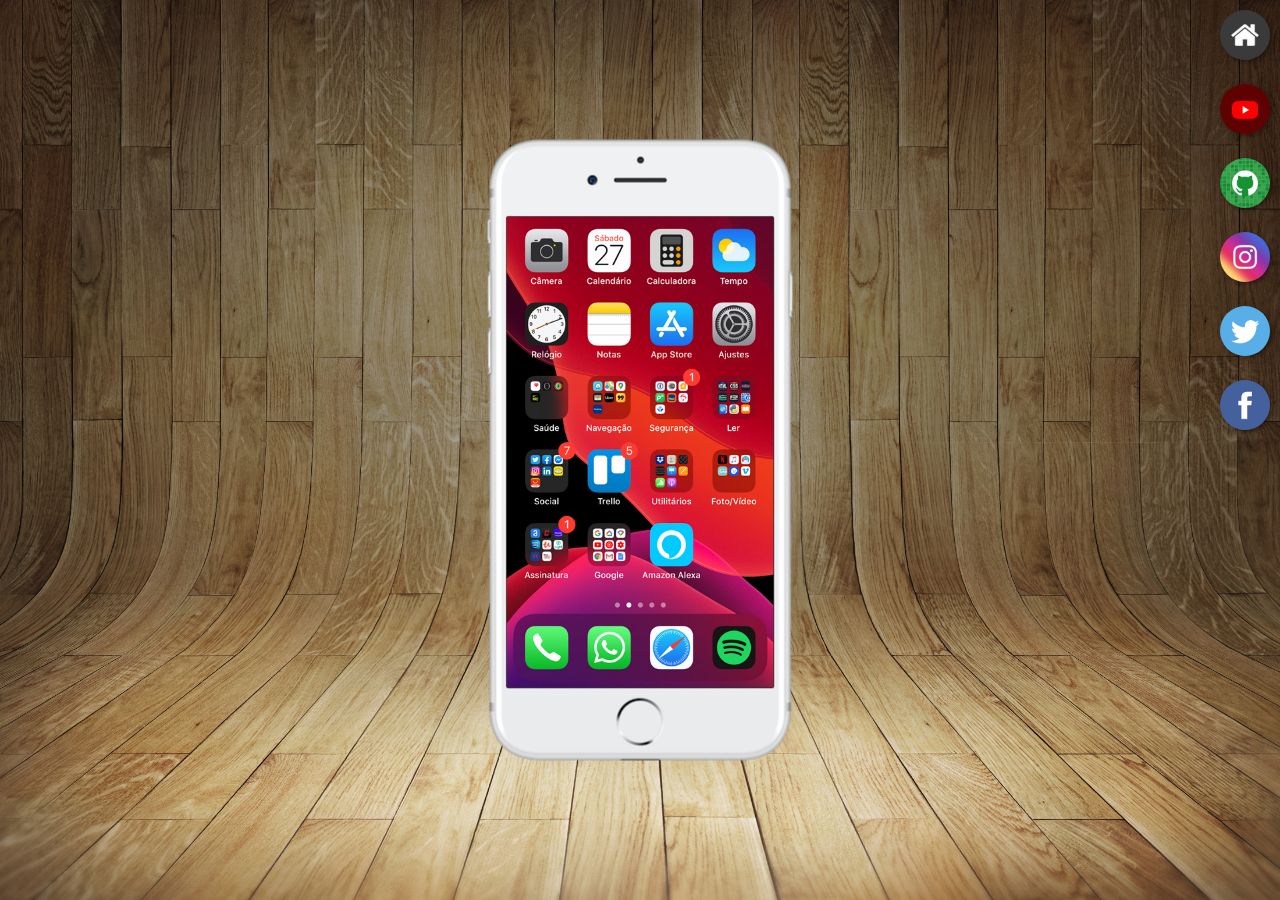
<file: index.html>
<!DOCTYPE html>
<html lang="pt-br">
<head>
    <meta charset="UTF-8">
    <meta http-equiv="X-UA-Compatible" content="IE=edge">
    <meta name="viewport" content="width=device-width, initial-scale=1.0">
    <link rel="shortcut icon" href="favicon.ico" type="image/x-icon">
    <link rel="stylesheet" href="./estilo/style.css">
    <title>Projeto Redes Sociais</title>
</head>
<body>
    <main>
        <section id="telefone">
            <iframe src="home.html" name="tela" id="tela" frameborder="0">
                Seu navegador não é compativel com isso
            </iframe>
        </section>
        <section id="redes-sociais">
            <a href="home.html" target="tela"><img src="./imagens/logo-home.jpg" alt="home"></a><br>   
            <a href="youtube.html" target="tela"><img src="./imagens/logo-youtube.jpg" alt="youtube"></a><br>
            <a href="github.html" target="tela"><img src="./imagens/logo-github.jpg" alt="github"></a><br>
            <a href="instagram.html" target="tela"><img src="./imagens/logo-instagram.jpg" alt="instagram"></a><br>
            <a href="twitter.html" target="tela"><img src="./imagens/logo-twitter.jpg" alt="twitter"></a><br>
            <a href="facebook.html" target="tela"><img src="./imagens/logo-facebook.jpg" alt="facebook"></a>
        </section>
    </main>
</body>
</html>
</file>
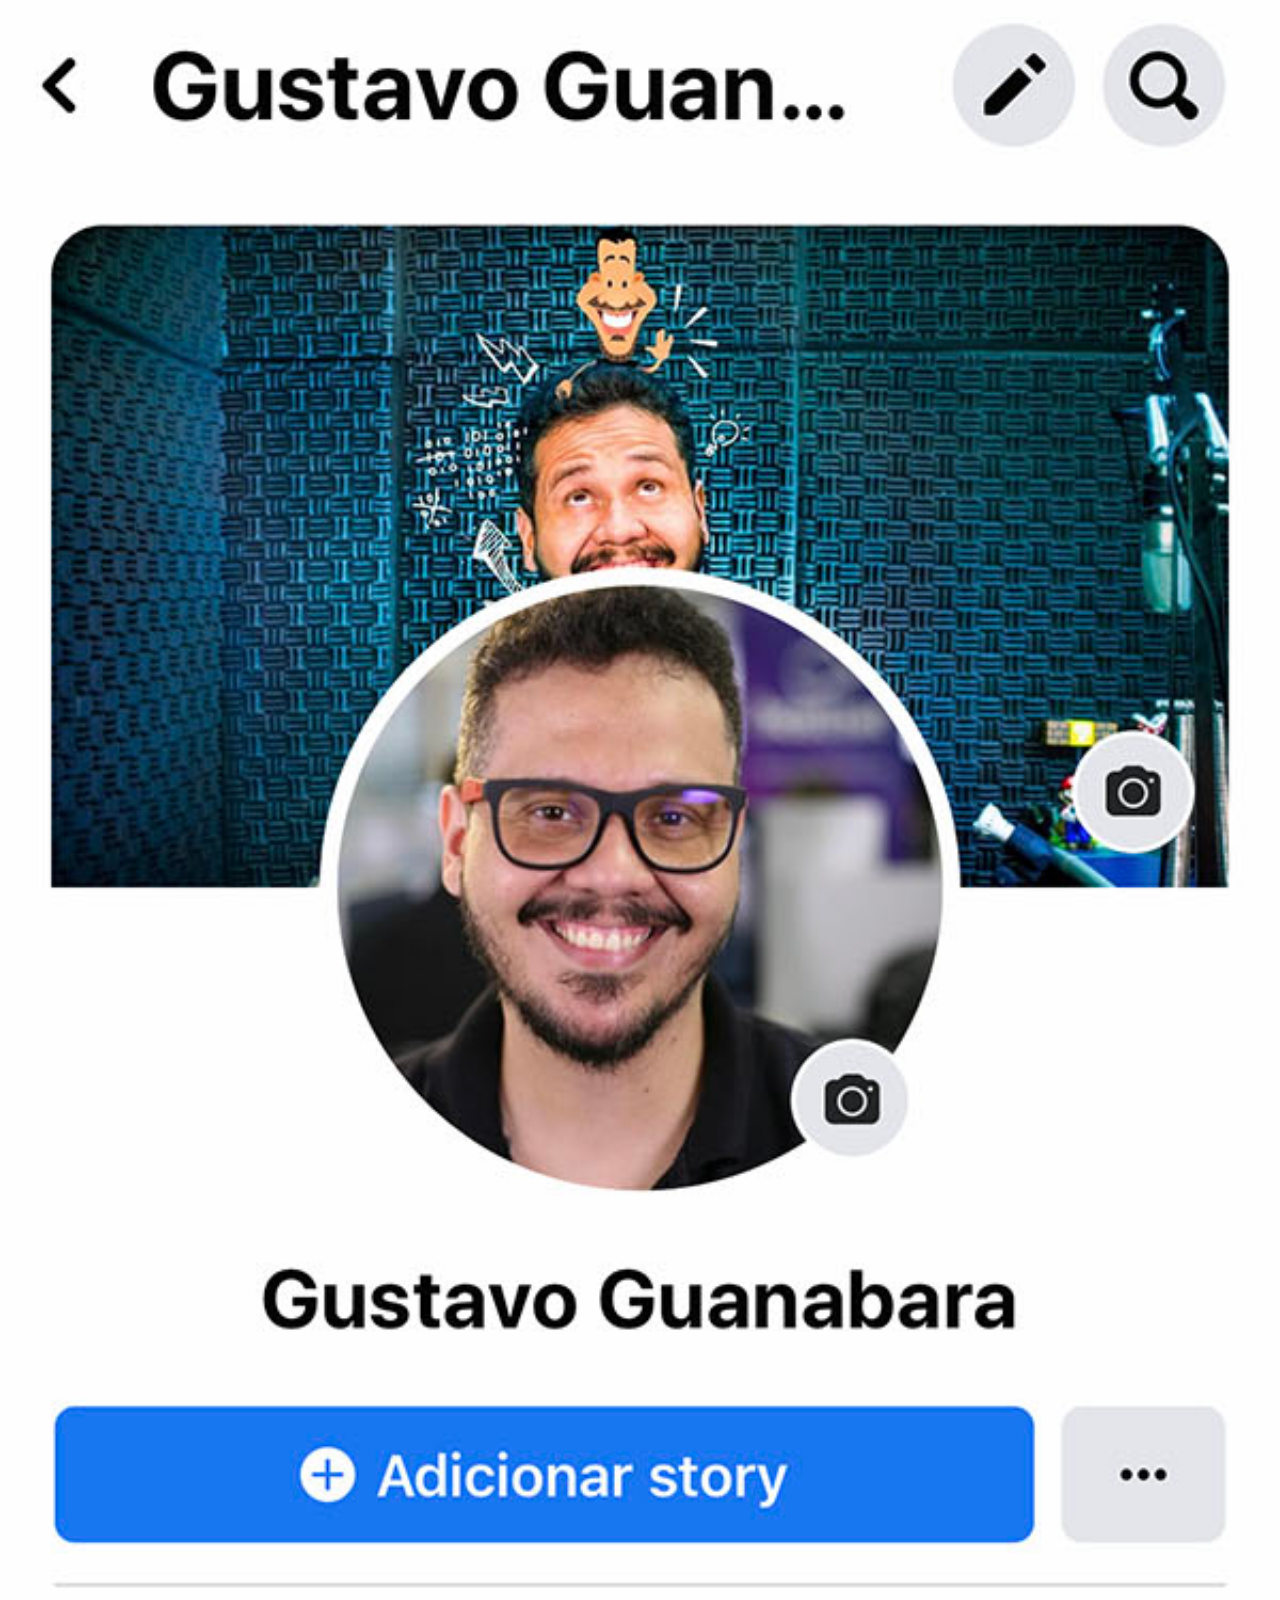
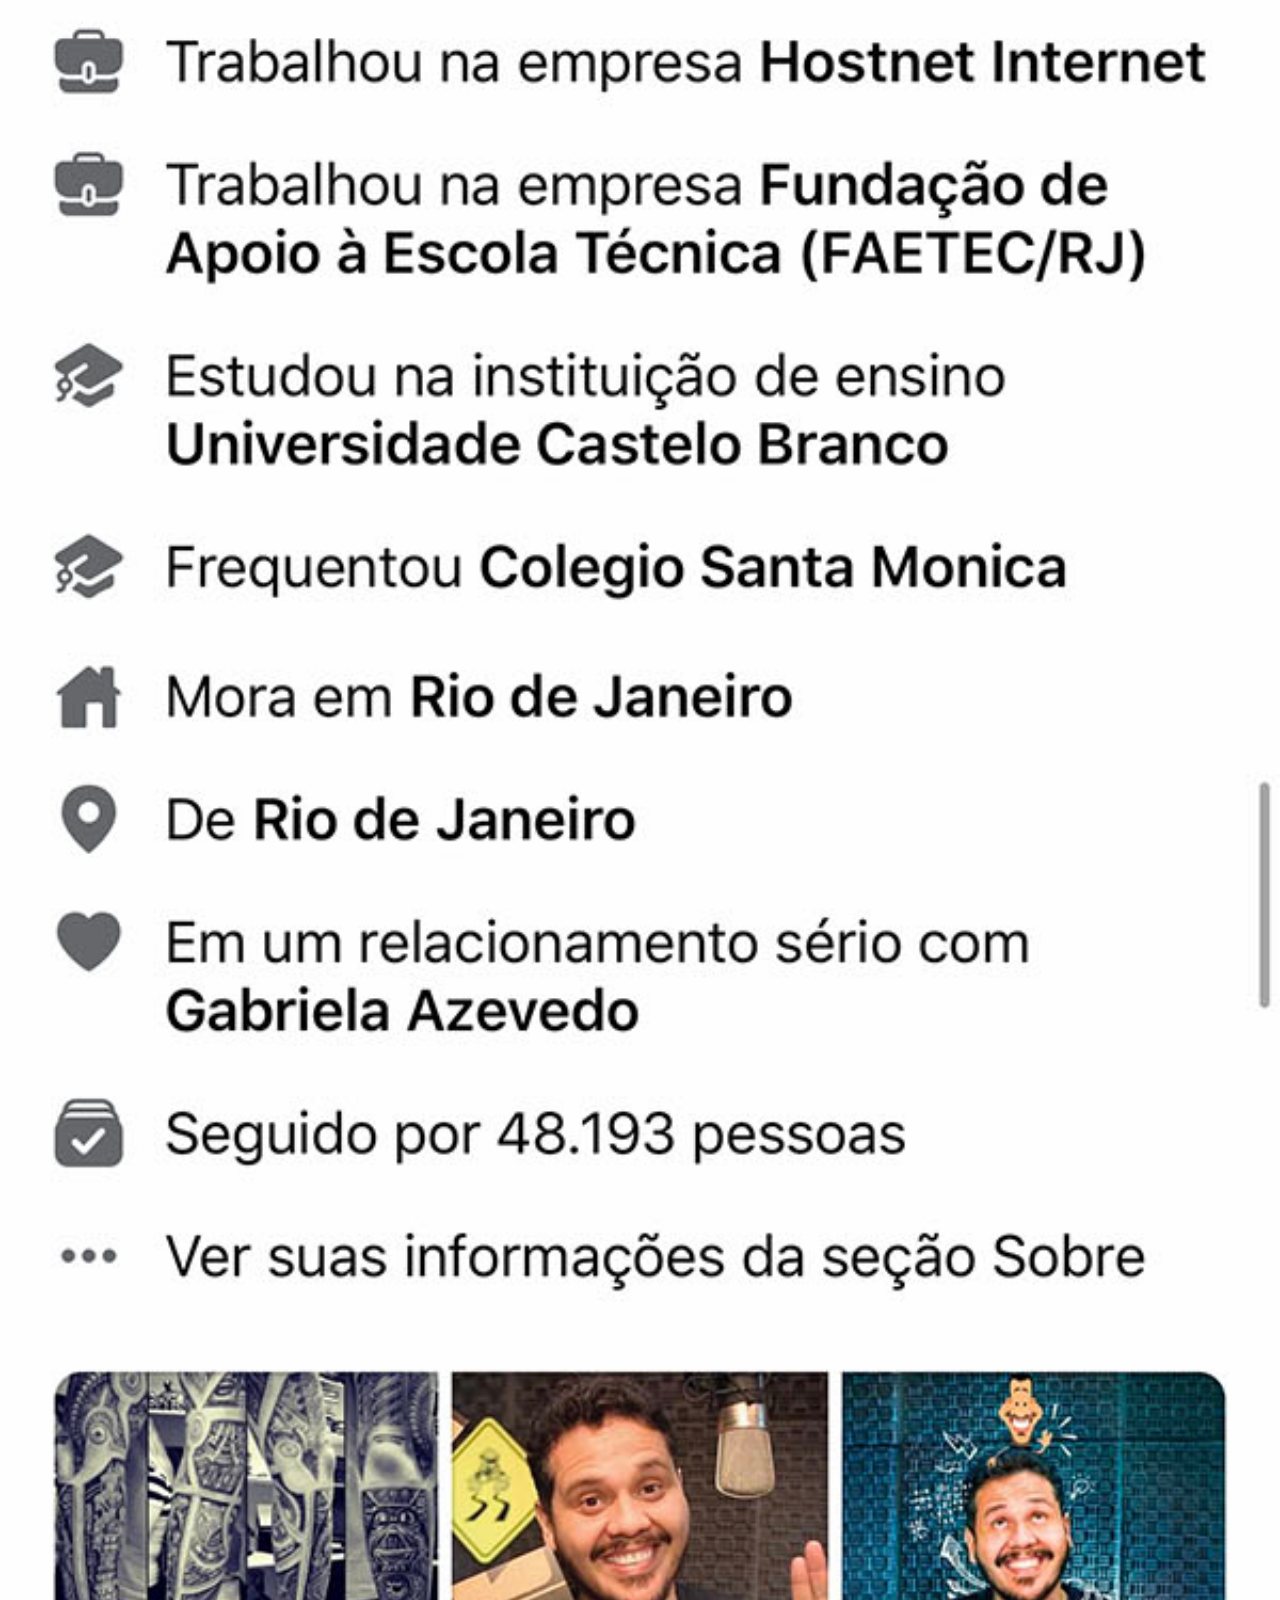
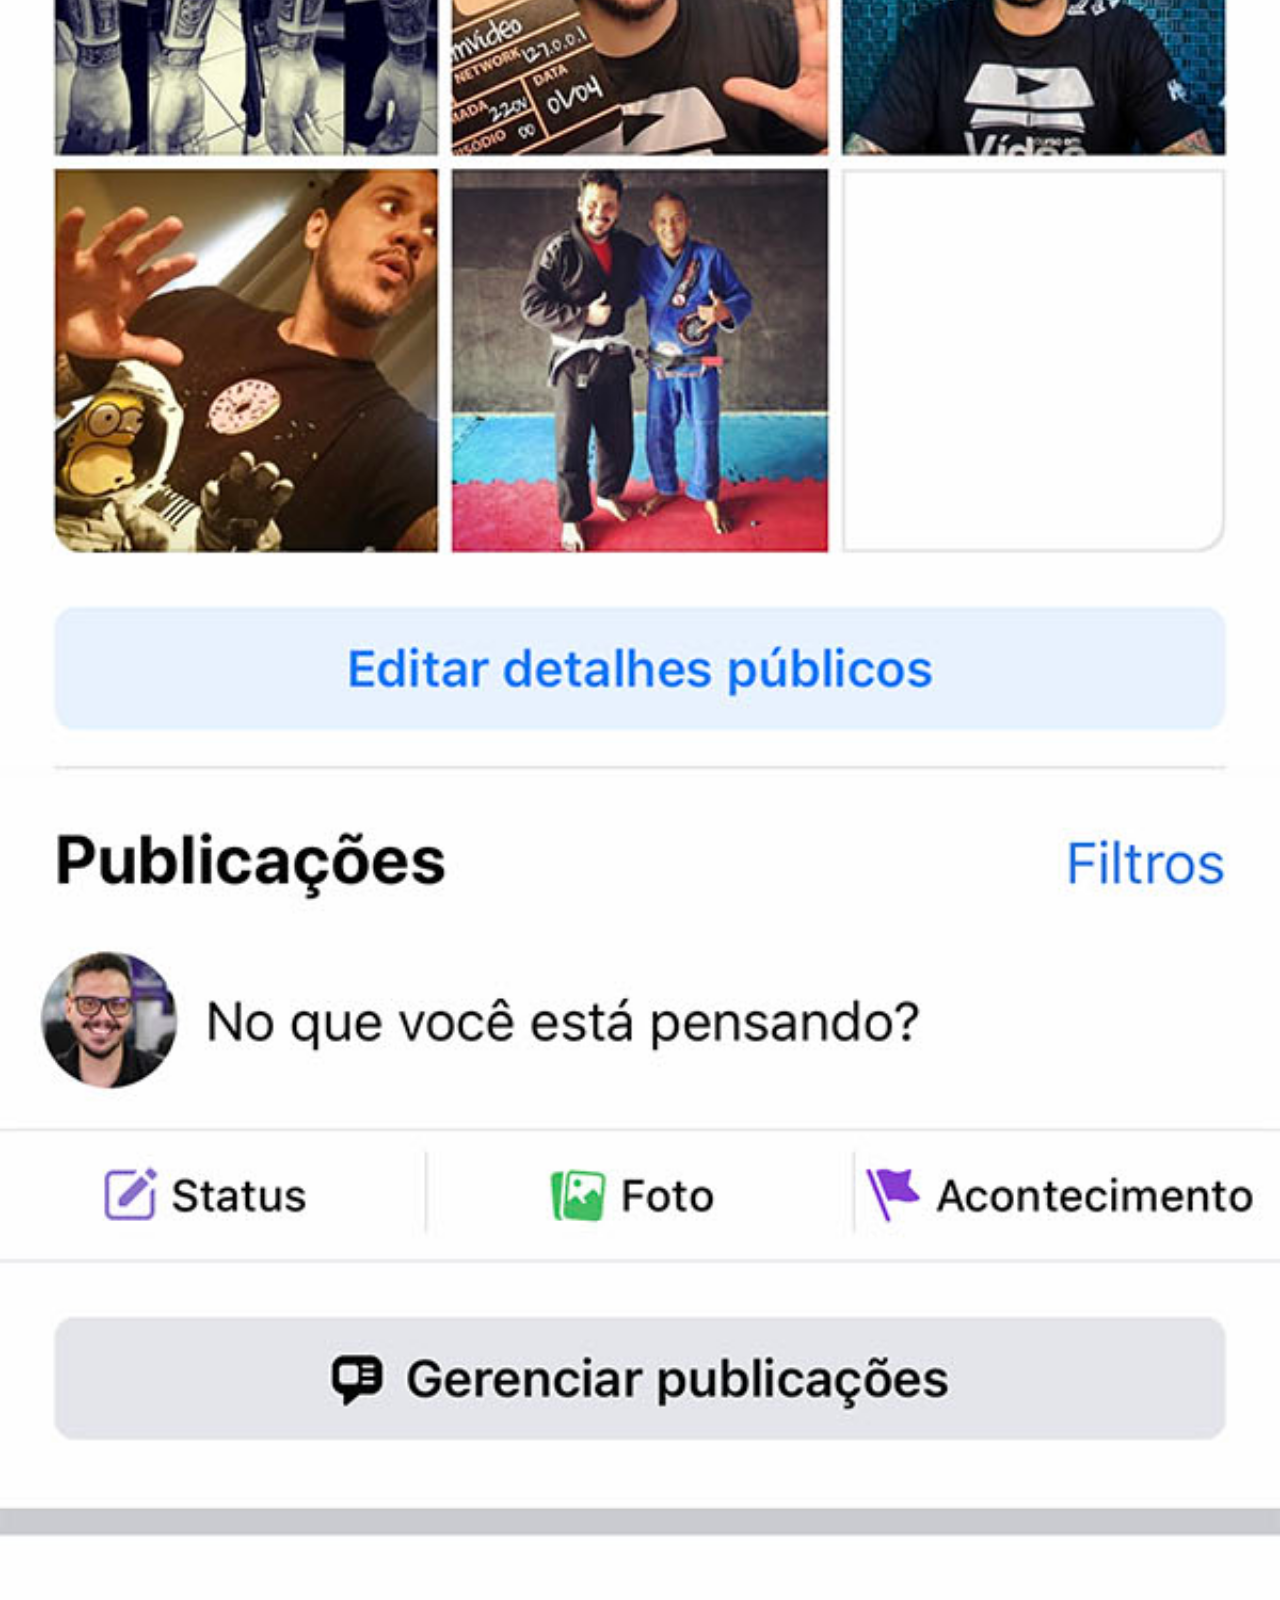
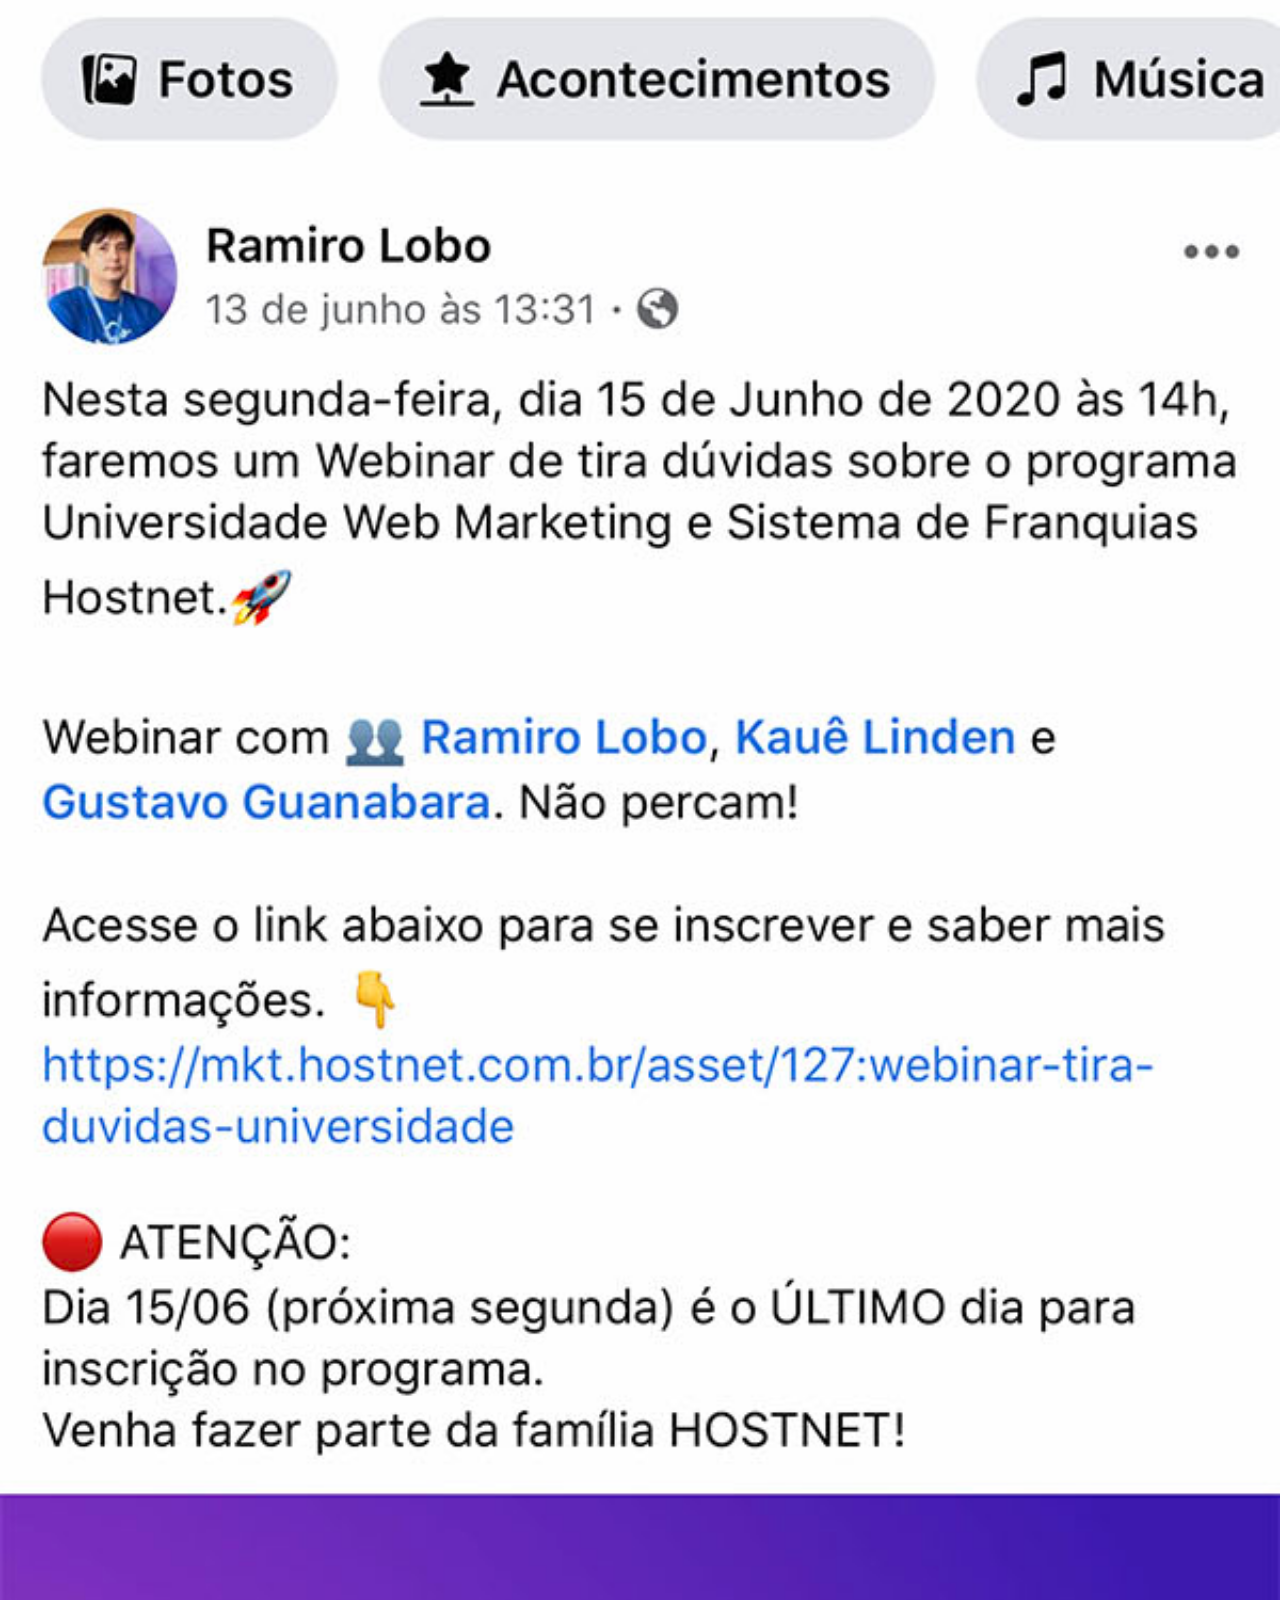
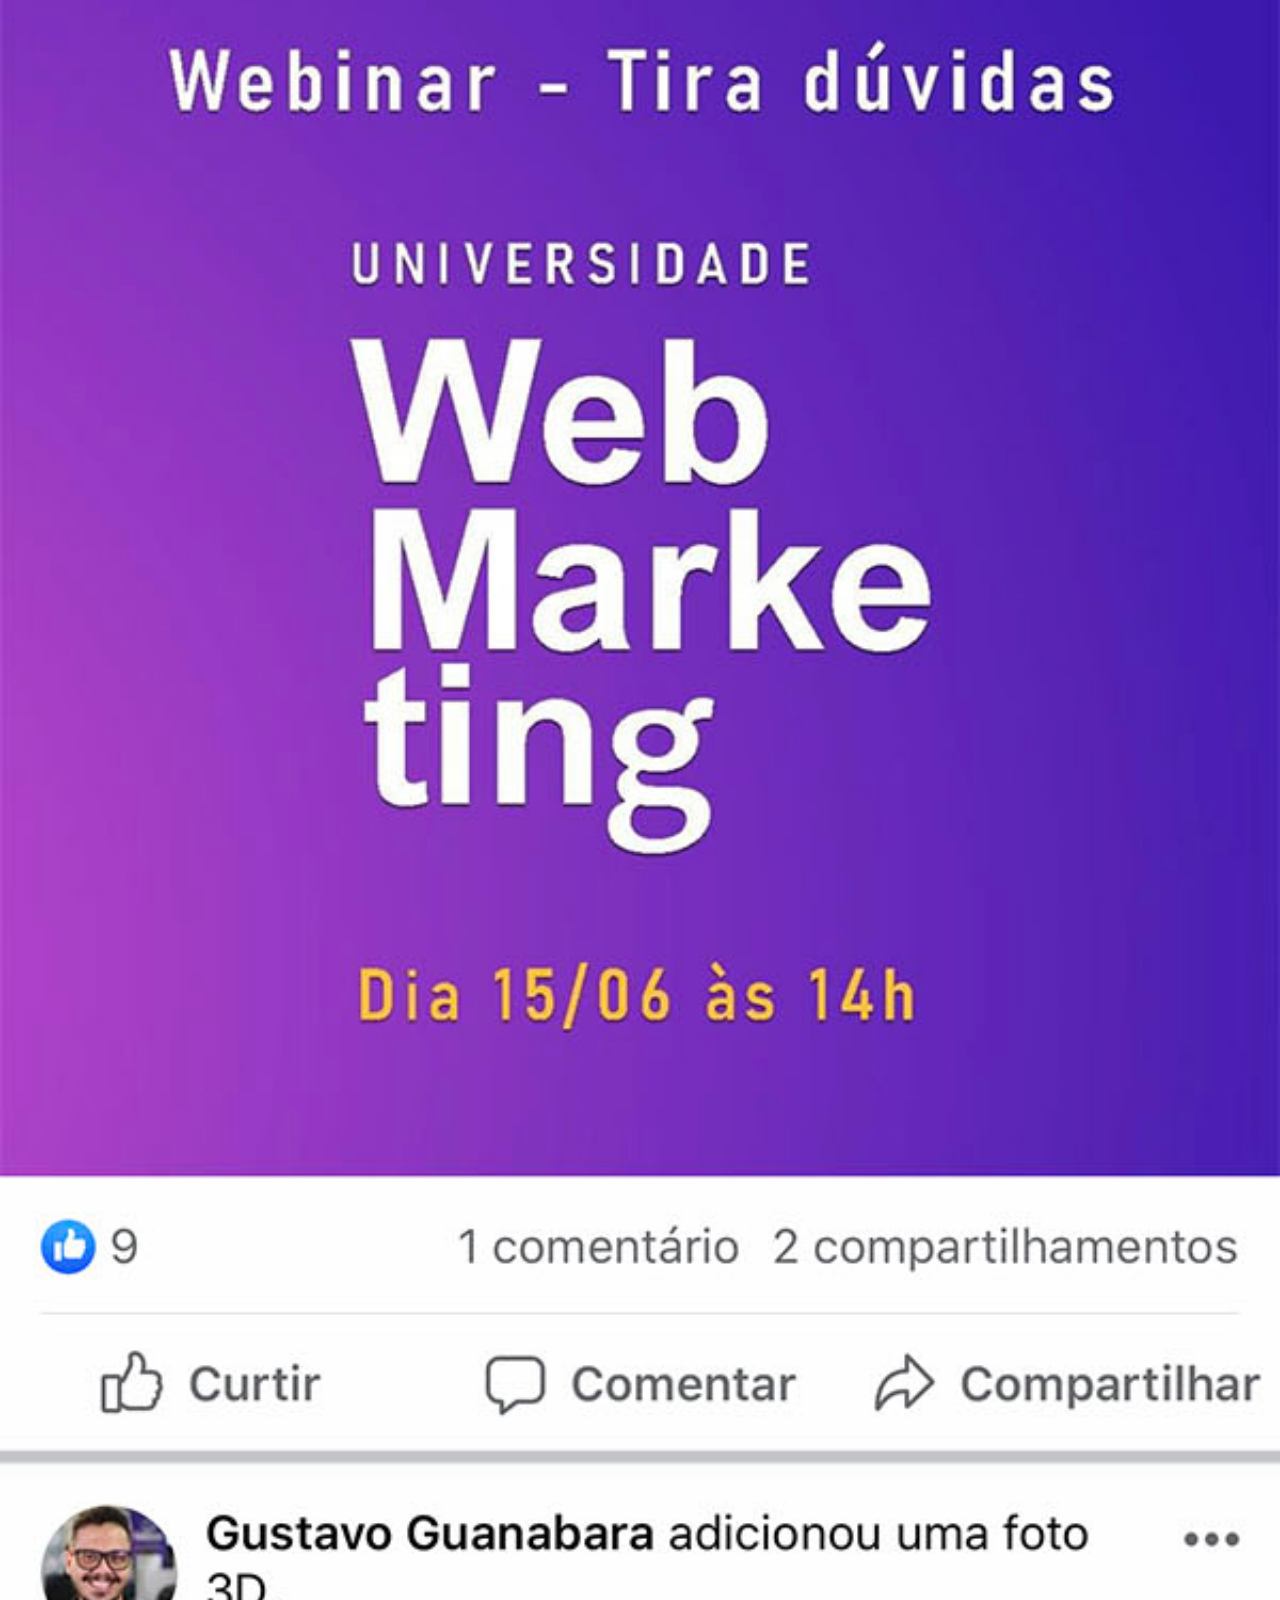
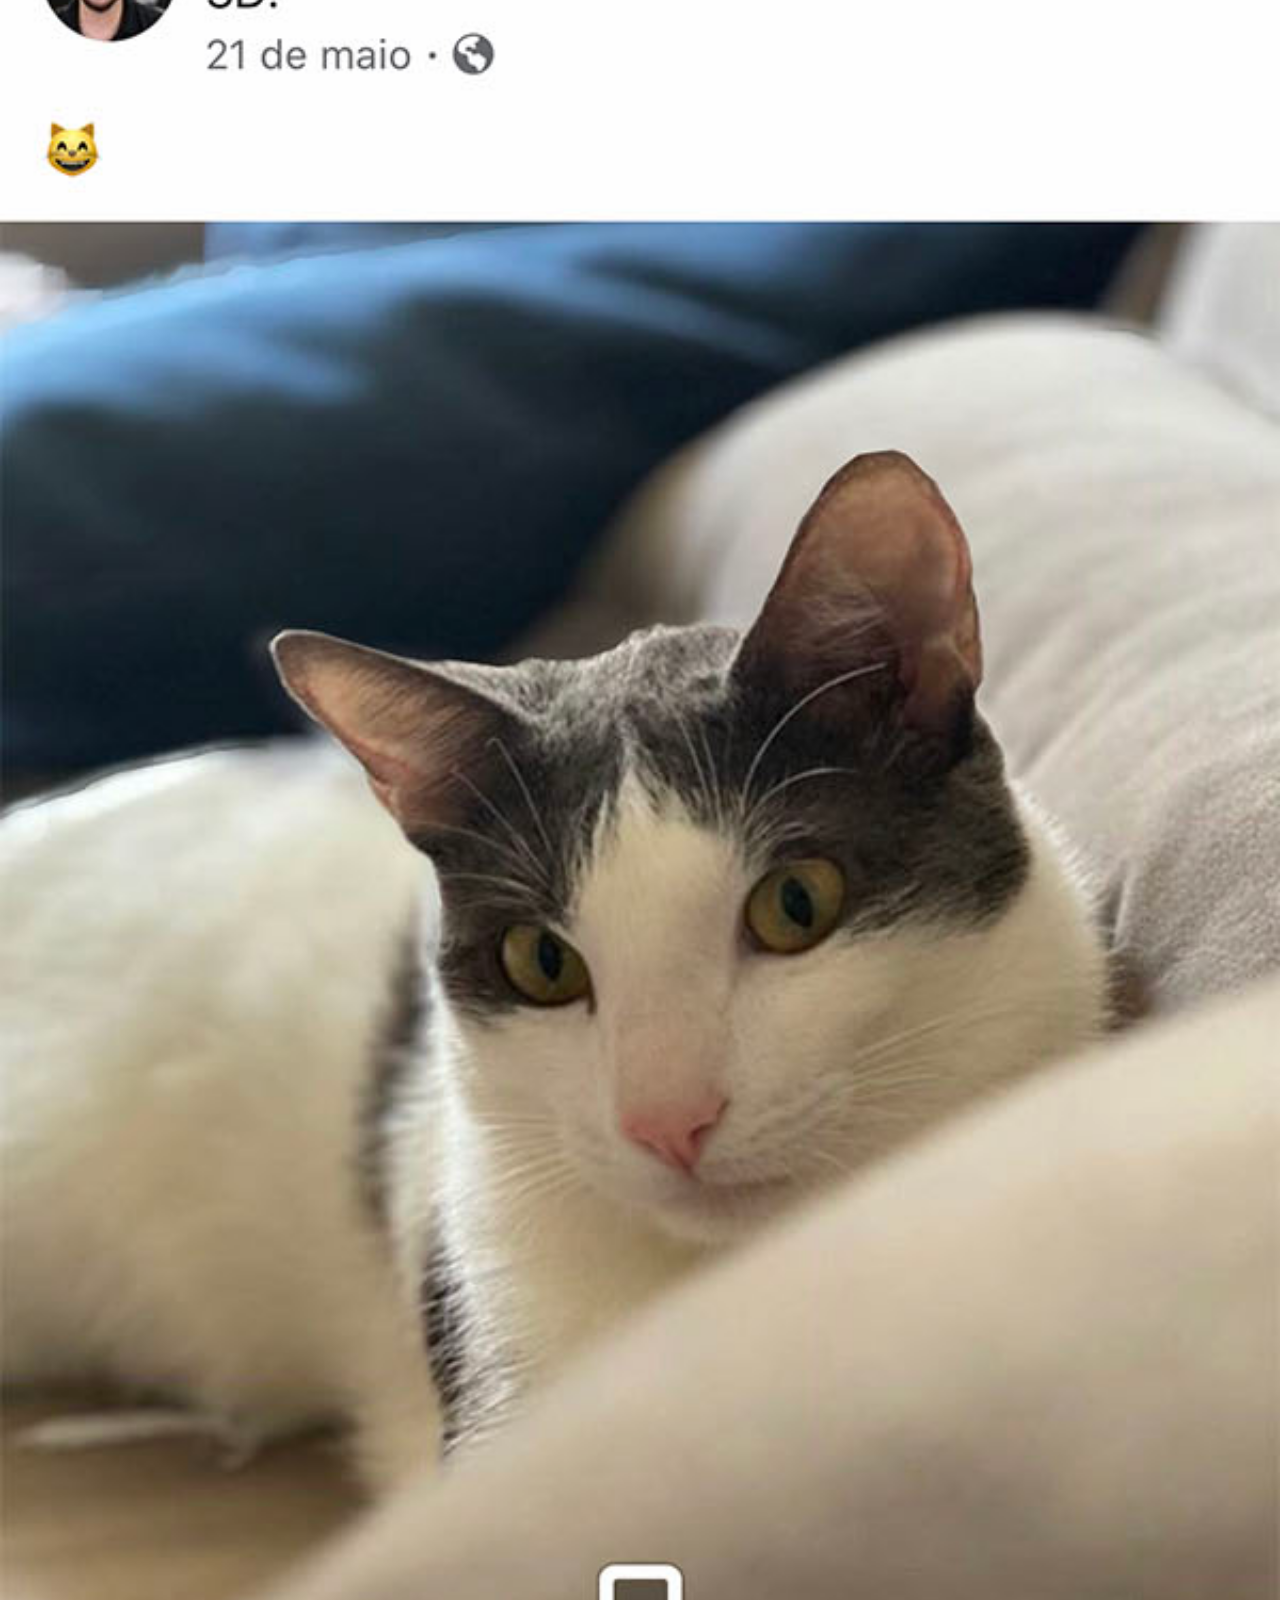
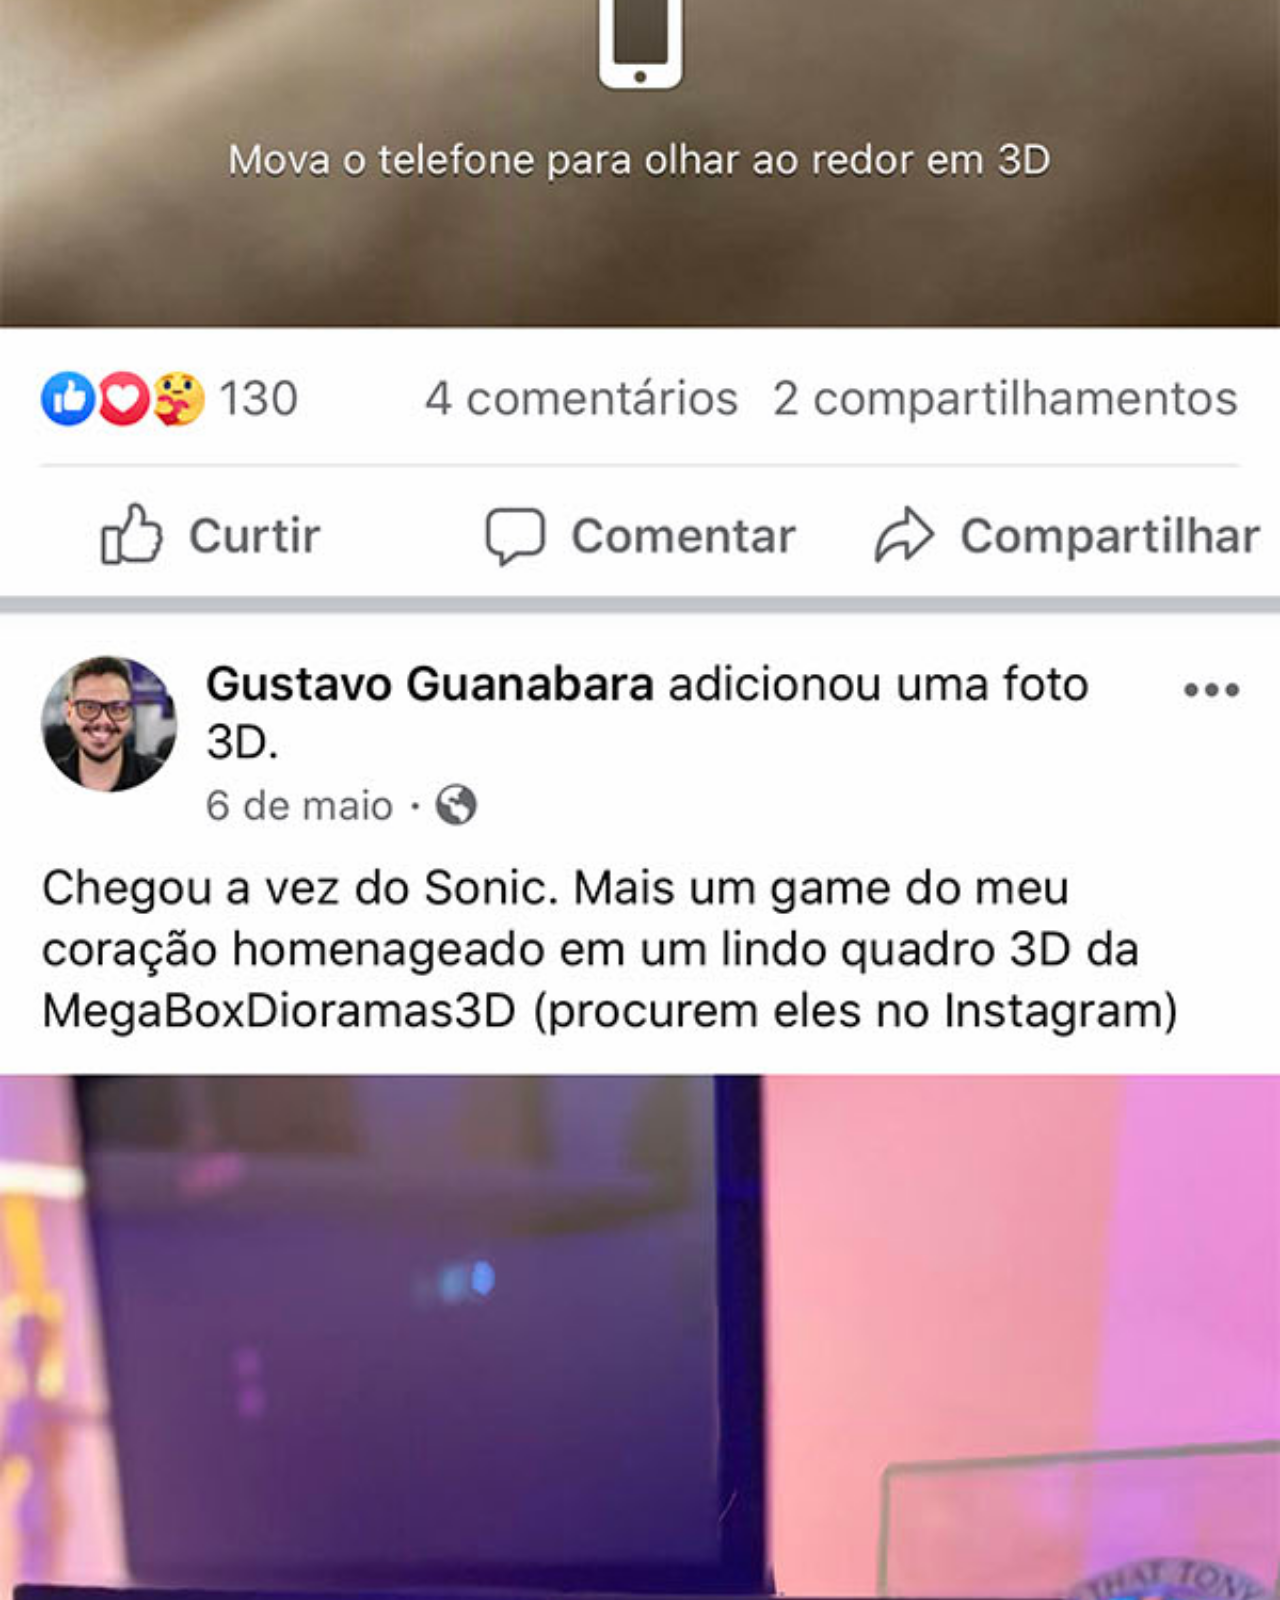
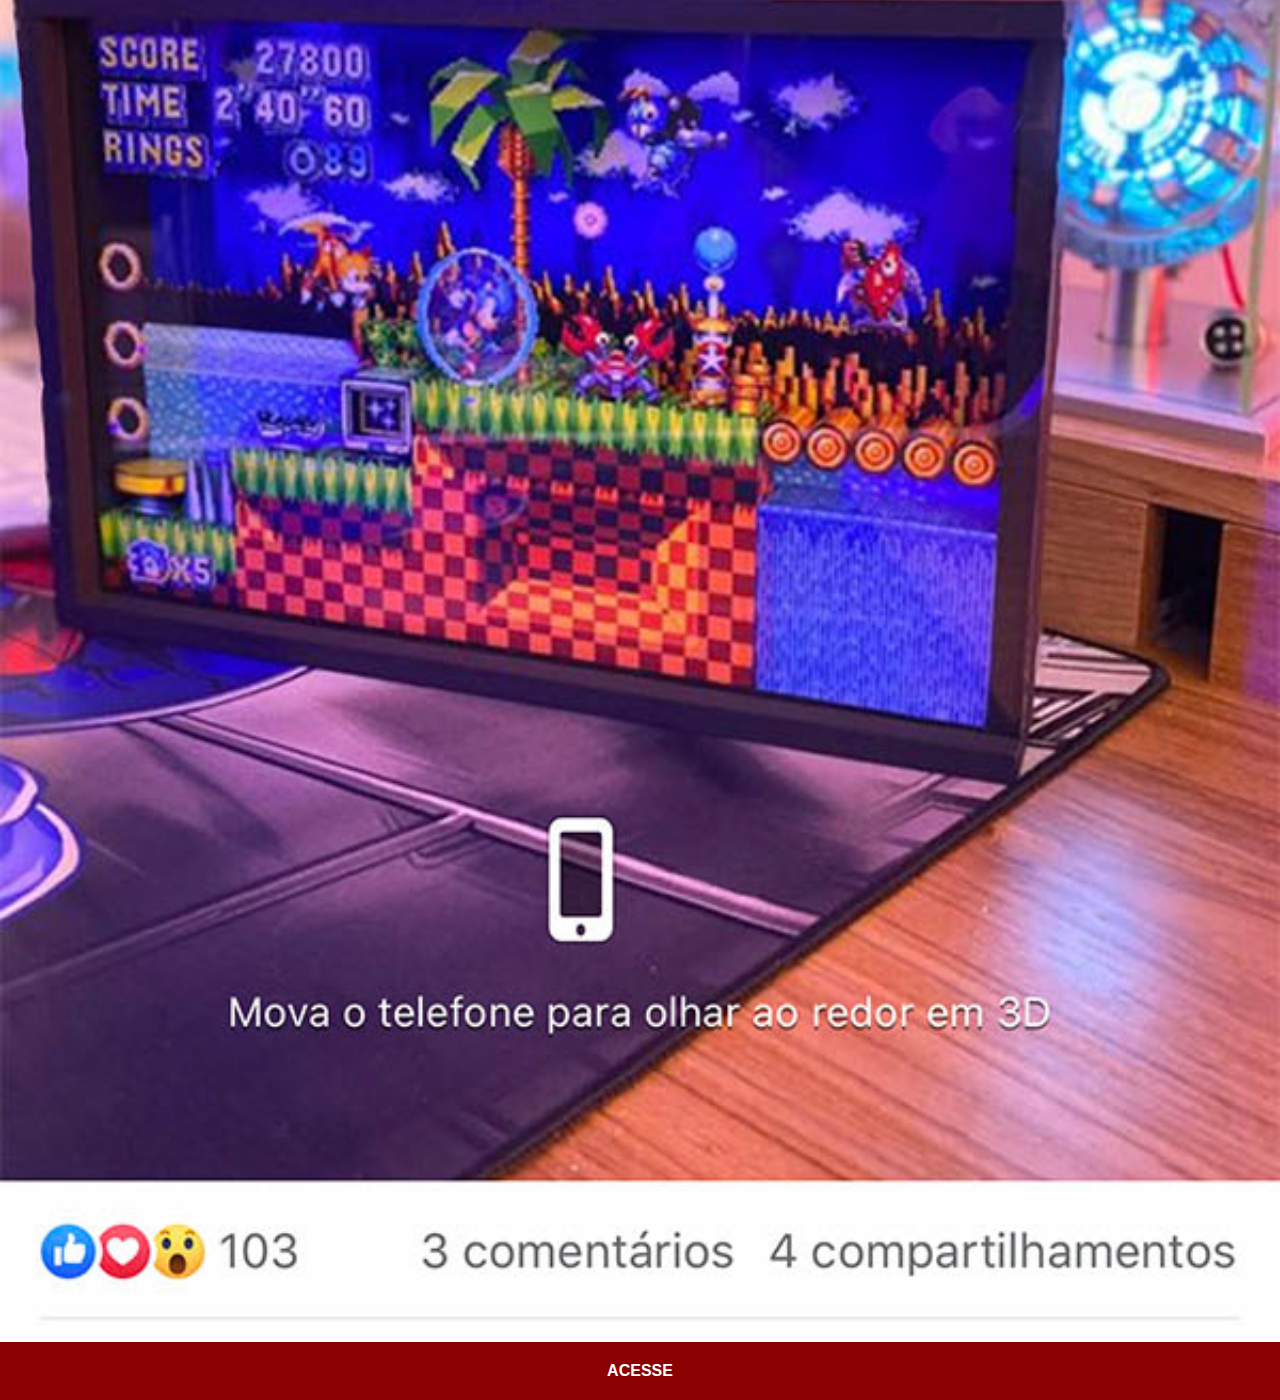
<file: facebook.html>
<!DOCTYPE html>
<html lang="pt-br">
<head>
    <meta charset="UTF-8">
    <meta http-equiv="X-UA-Compatible" content="IE=edge">
    <meta name="viewport" content="width=device-width, initial-scale=1.0">
    <title>Facebook</title>
    <link rel="stylesheet" href="./estilo/social.css">
</head>
<body>
    <img src="./imagens/tela-facebook.jpg" alt="Facebook">
    <a href="https://www.facebook.com" target="_blank">ACESSE</a>
</body>
</html>
</file>
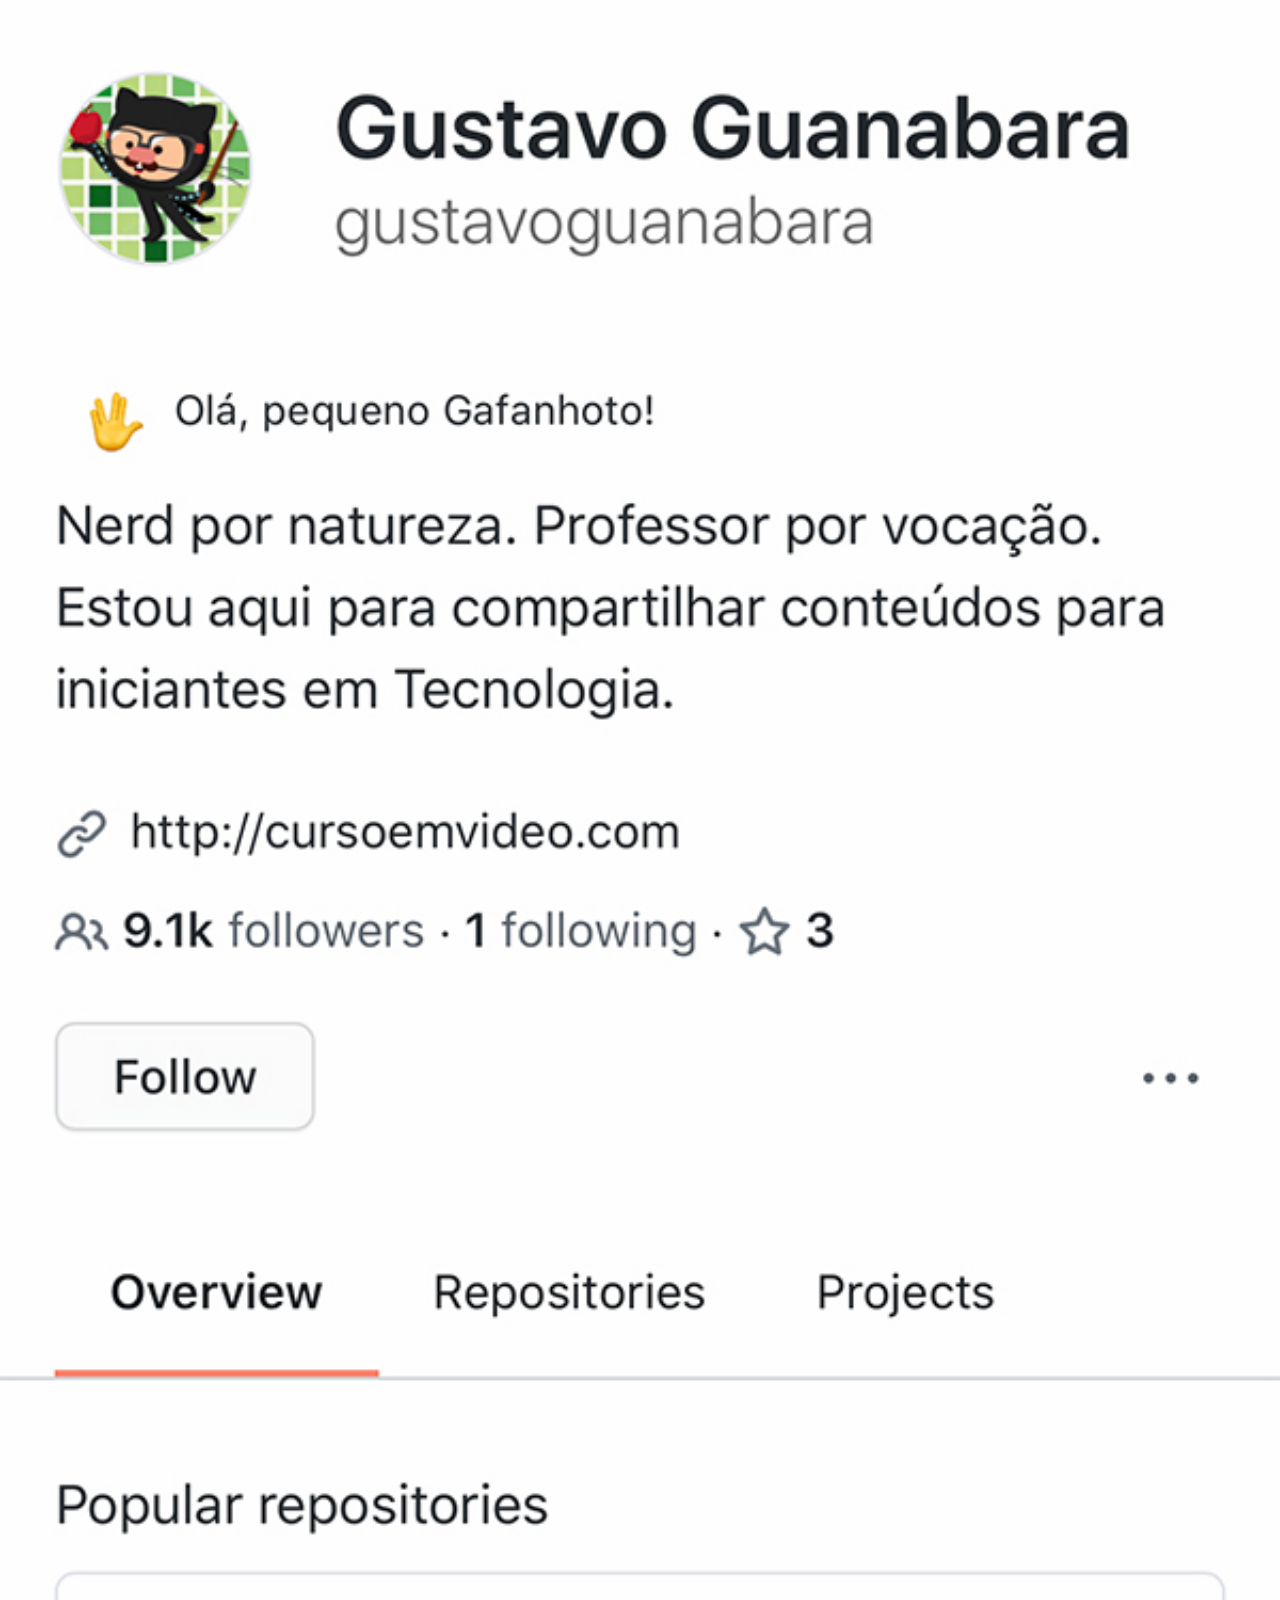
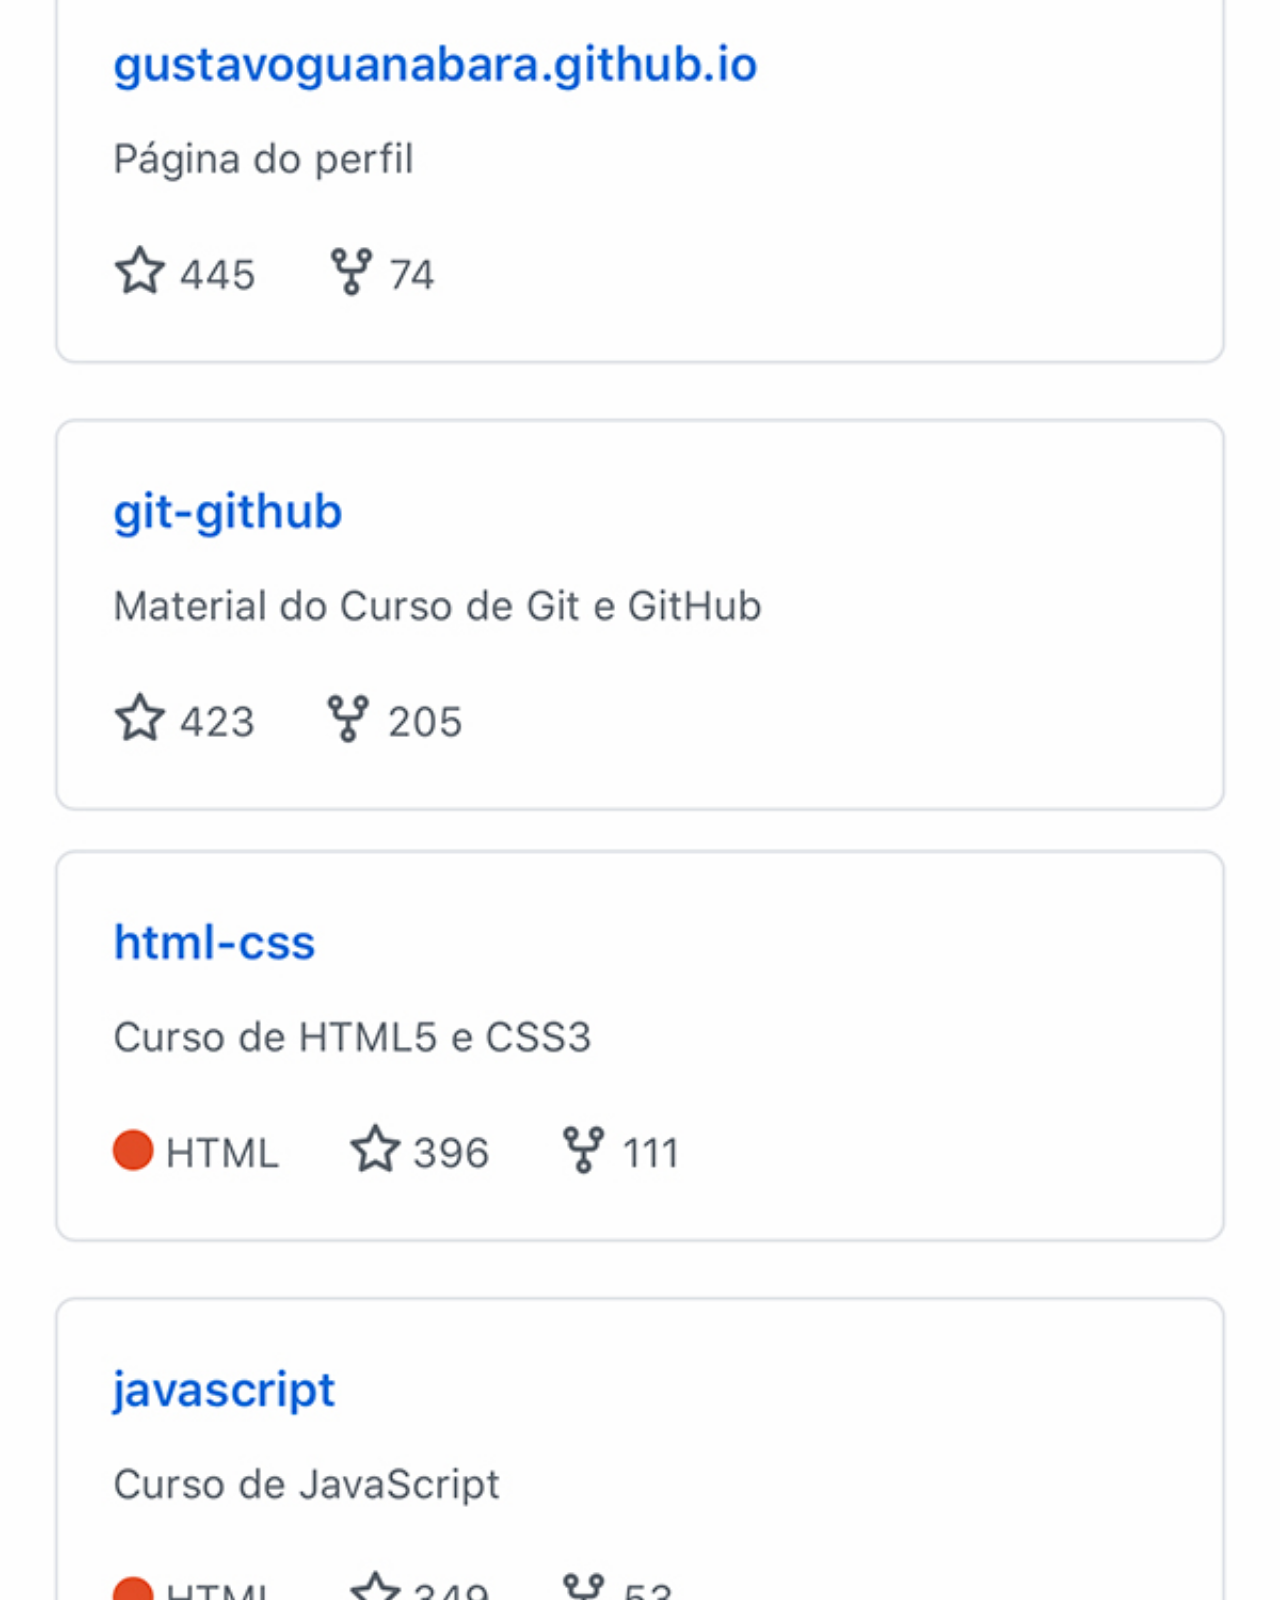
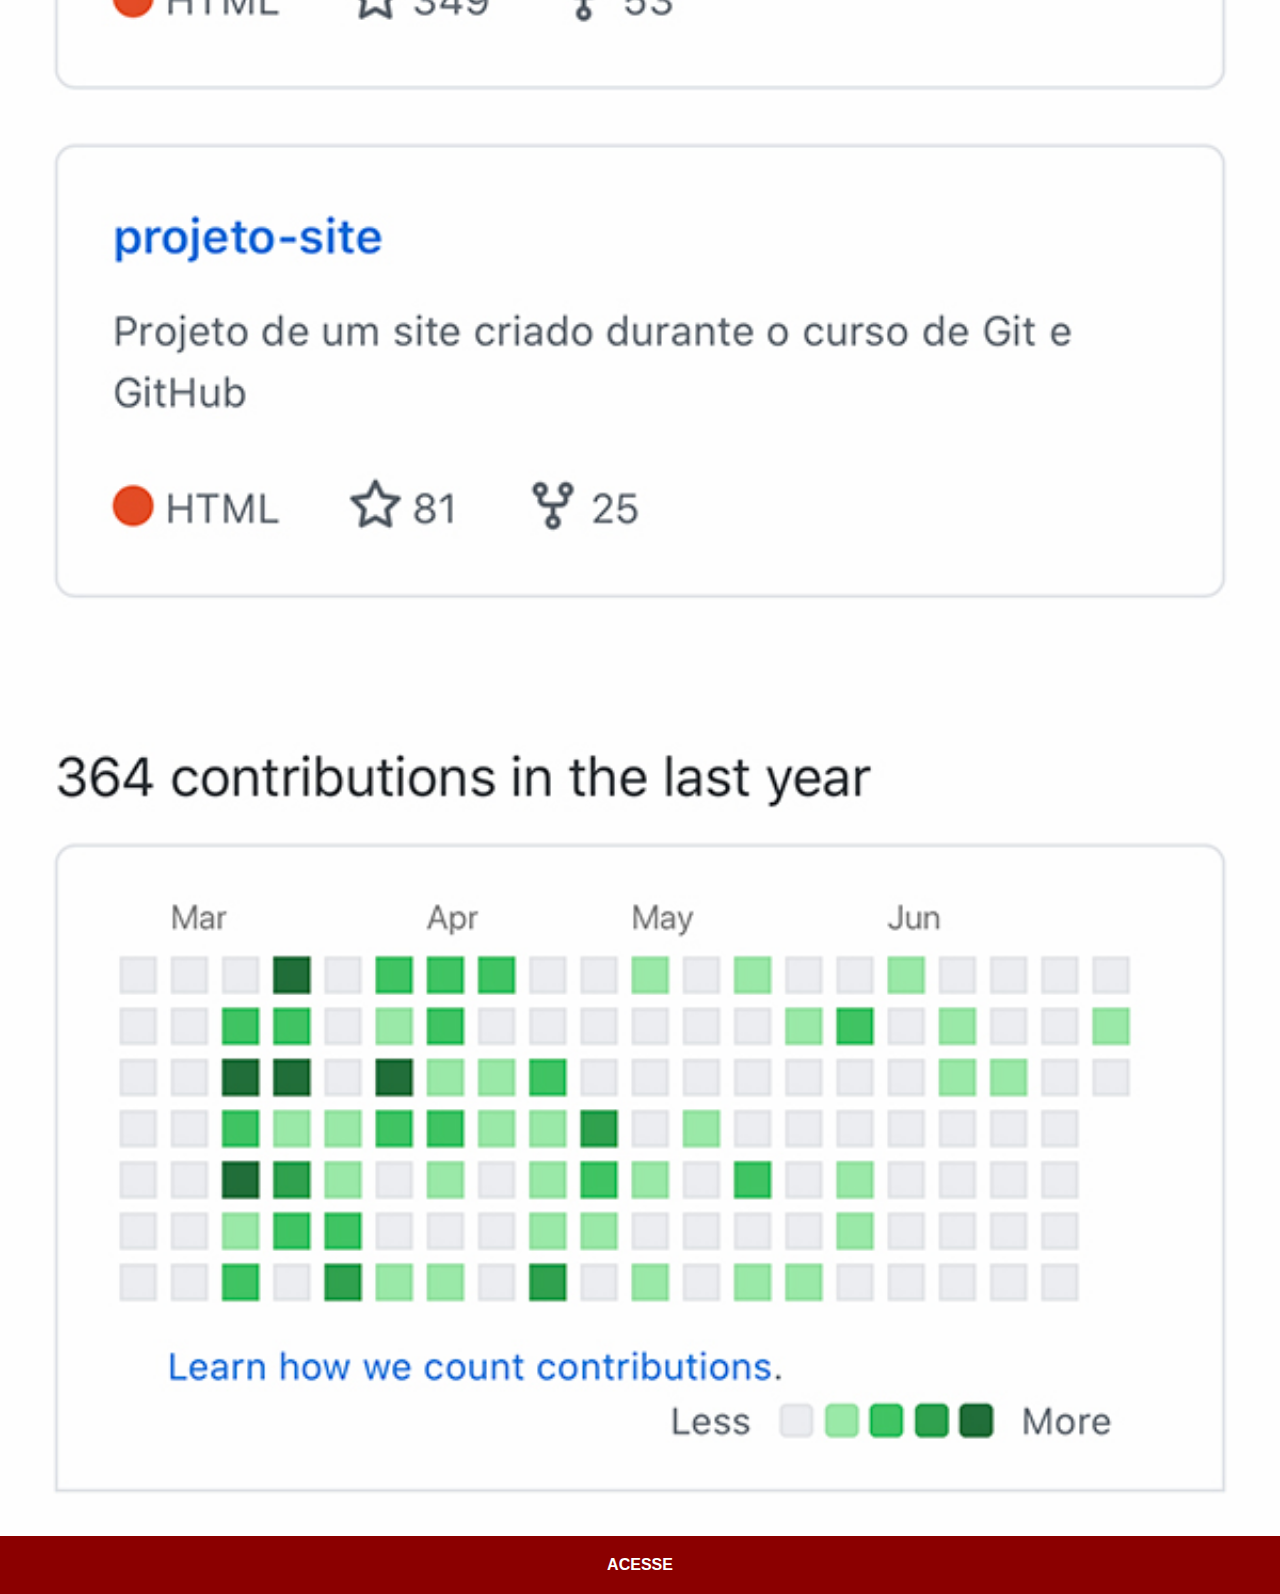
<file: github.html>
<!DOCTYPE html>
<html lang="pt-br">
<head>
    <meta charset="UTF-8">
    <meta http-equiv="X-UA-Compatible" content="IE=edge">
    <meta name="viewport" content="width=device-width, initial-scale=1.0">
    <title>Github</title>
    <link rel="stylesheet" href="./estilo/social.css">
</head>
<body>
    <img src="./imagens/tela-github.jpg" alt="Github">
    <a href="https://www.github.com" target="_blank">ACESSE</a>
</body>
</html>
</file>
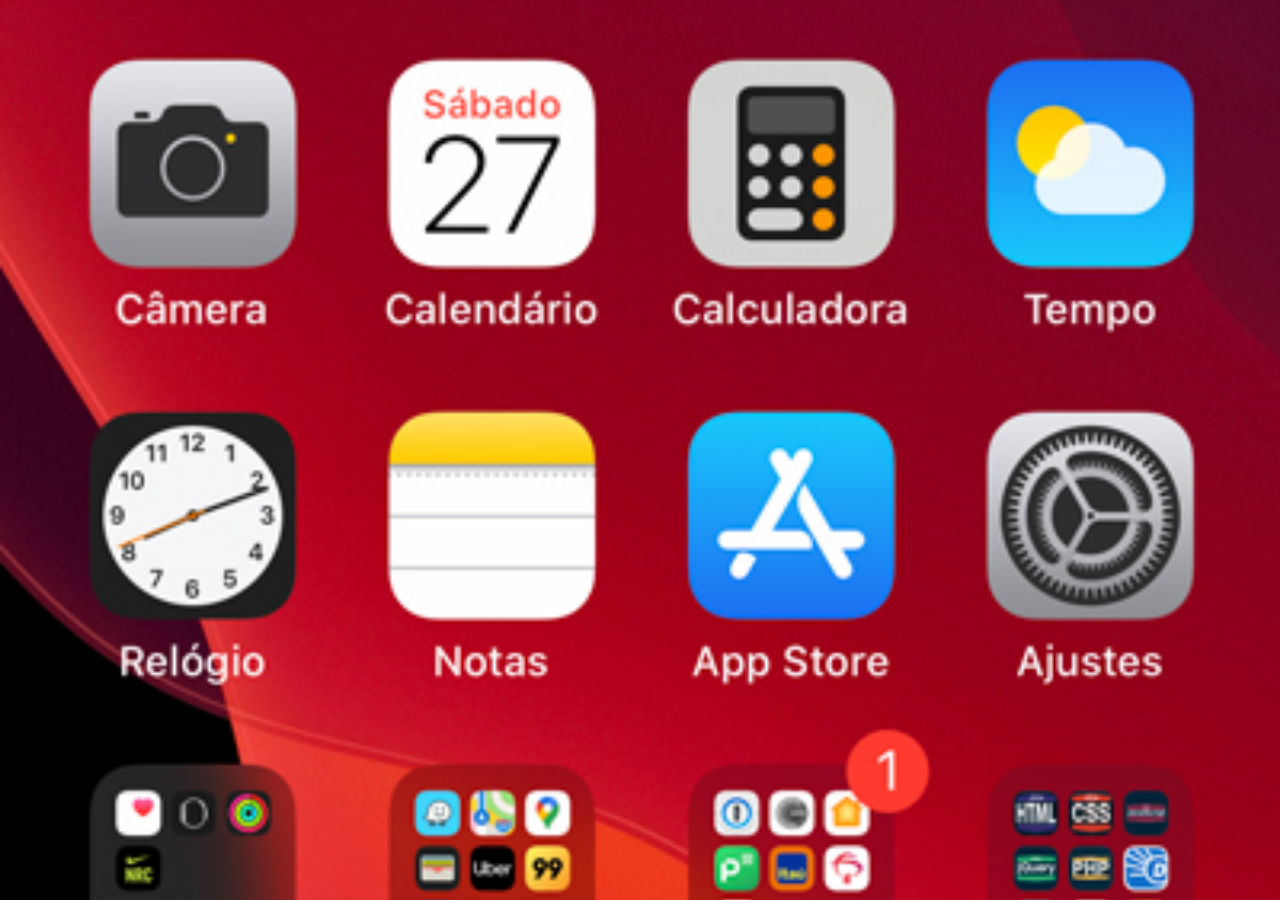
<file: home.html>
<!DOCTYPE html>
<html lang="pt-br">
<head>
    <meta charset="UTF-8">
    <meta http-equiv="X-UA-Compatible" content="IE=edge">
    <meta name="viewport" content="width=device-width, initial-scale=1.0">
    <title>Home</title>
    <style>
        *{
            margin: 0px;
            padding: 0px;
        }

        body{
            width: 100vw;
            height: 100vh;
            background: black url('./imagens/tela-home.jpg') no-repeat top center;
            background-size: cover;
        }
    </style>
</head>
<body>
    
</body>
</html>
</file>
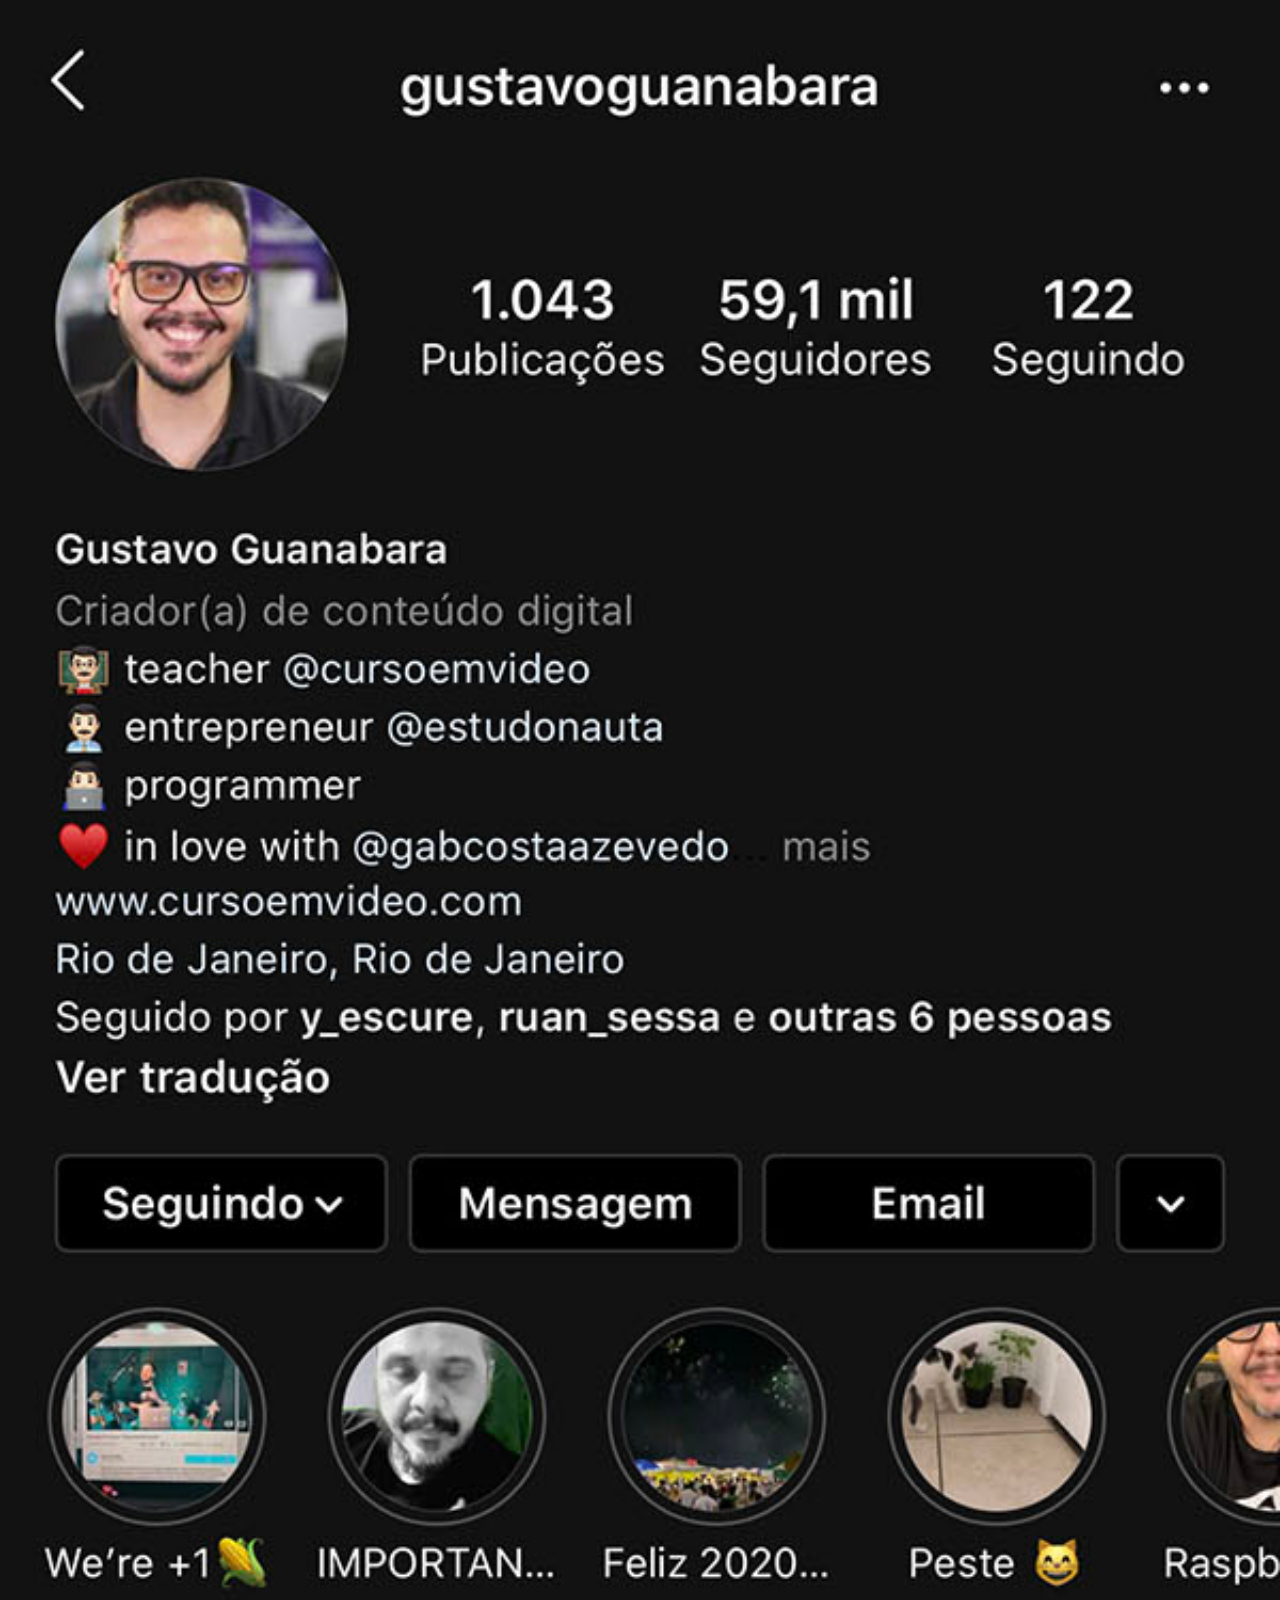
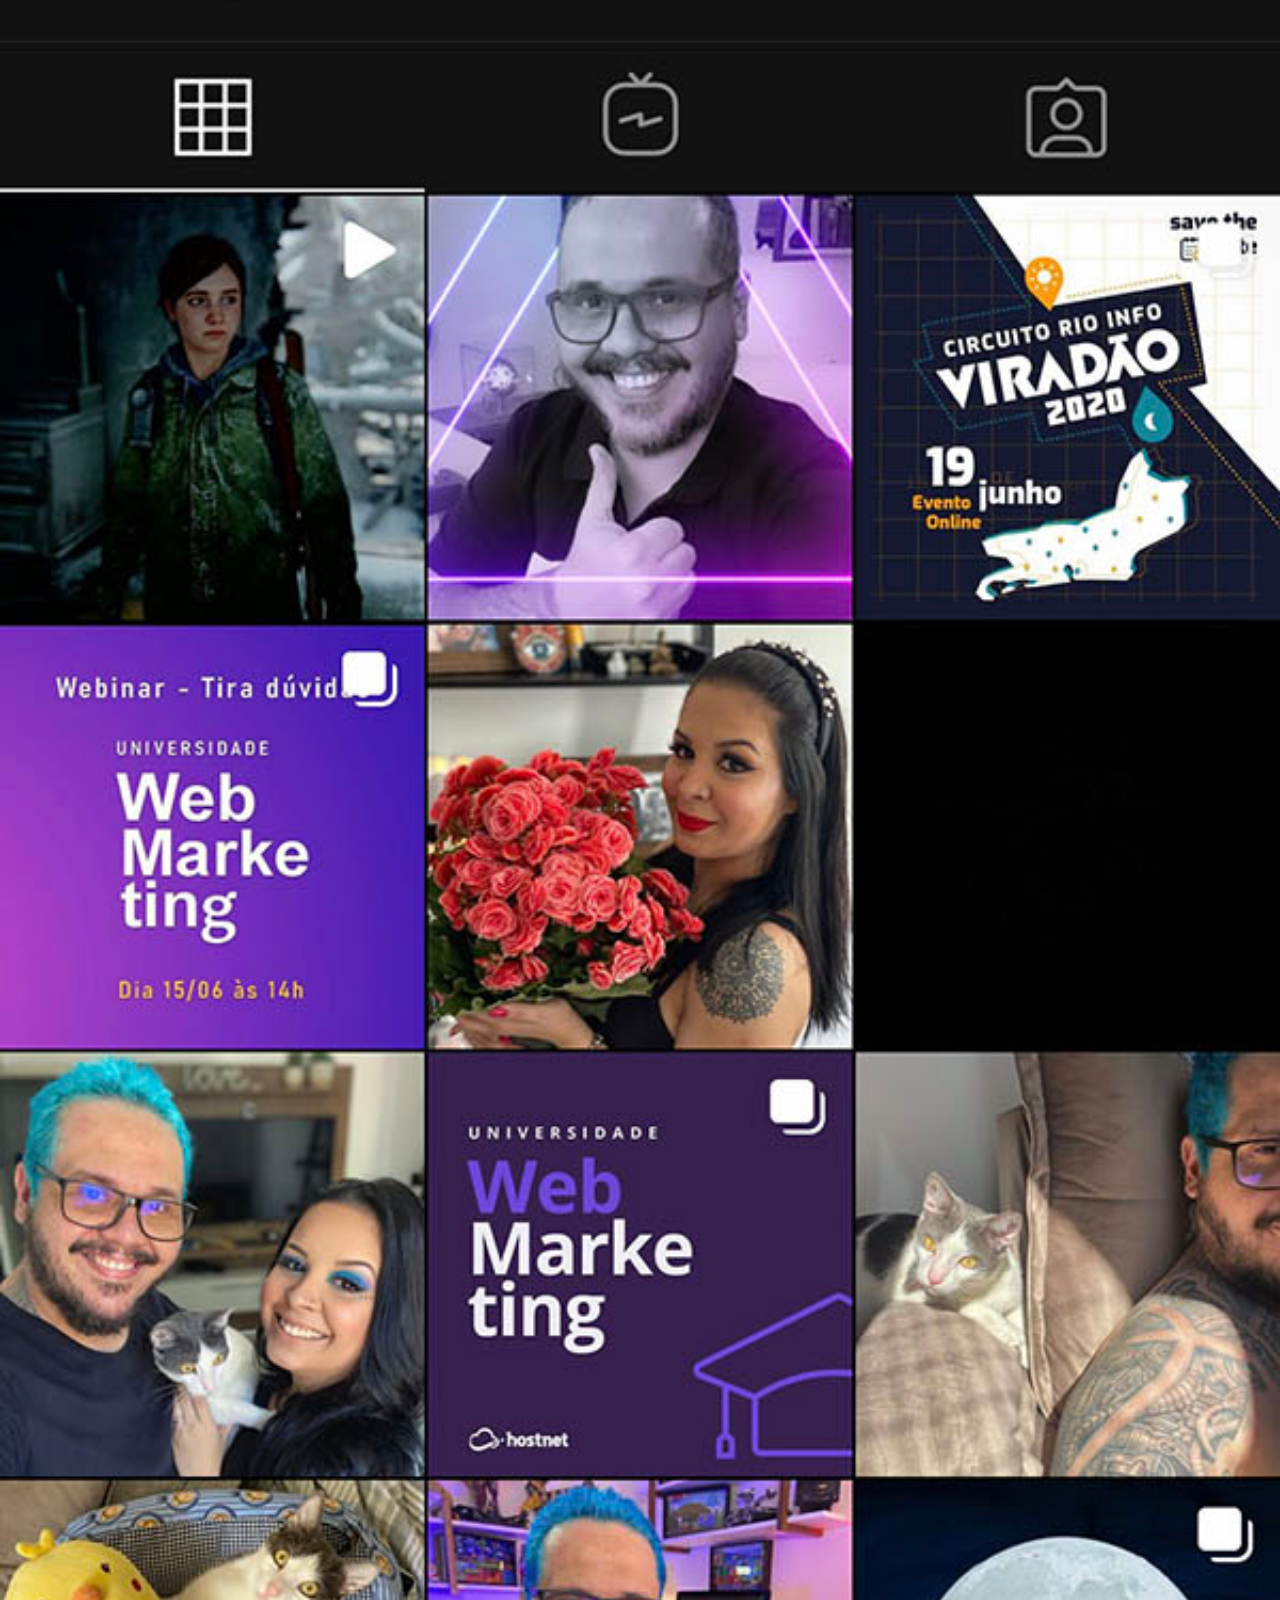
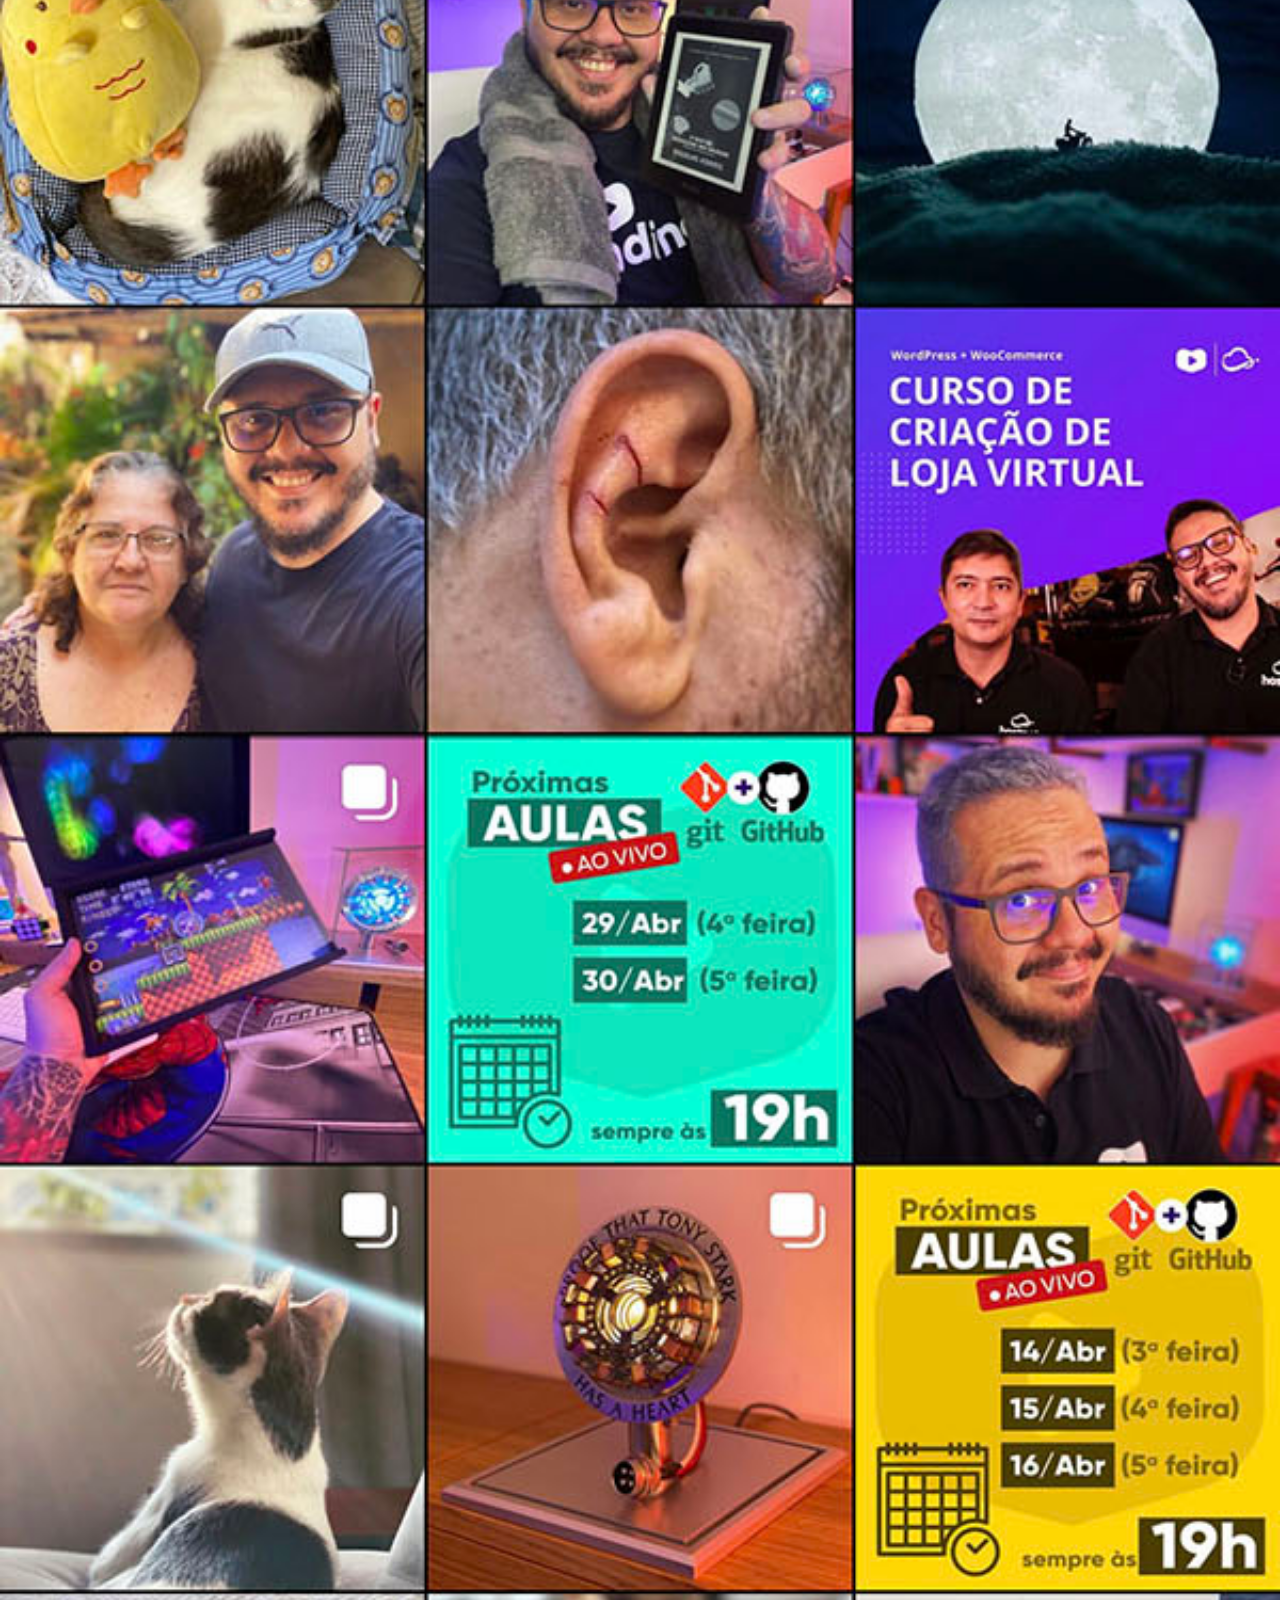
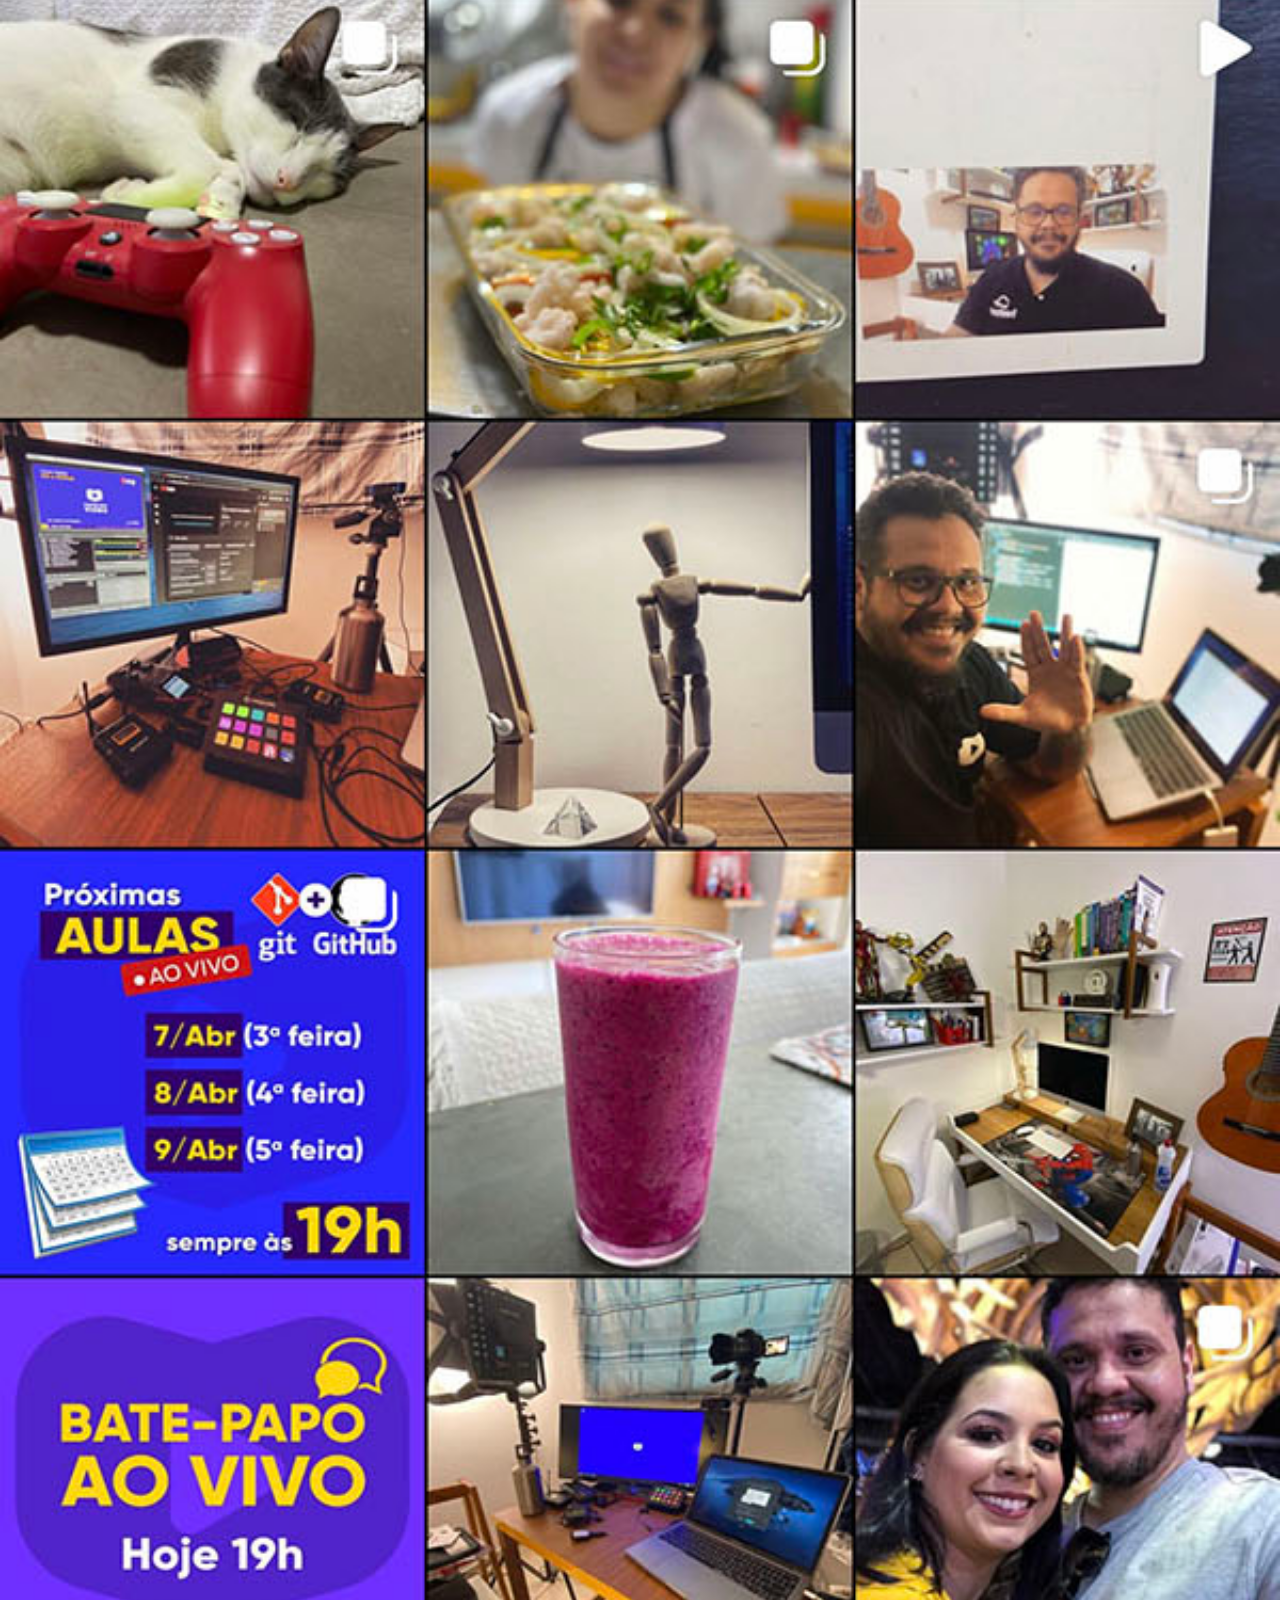
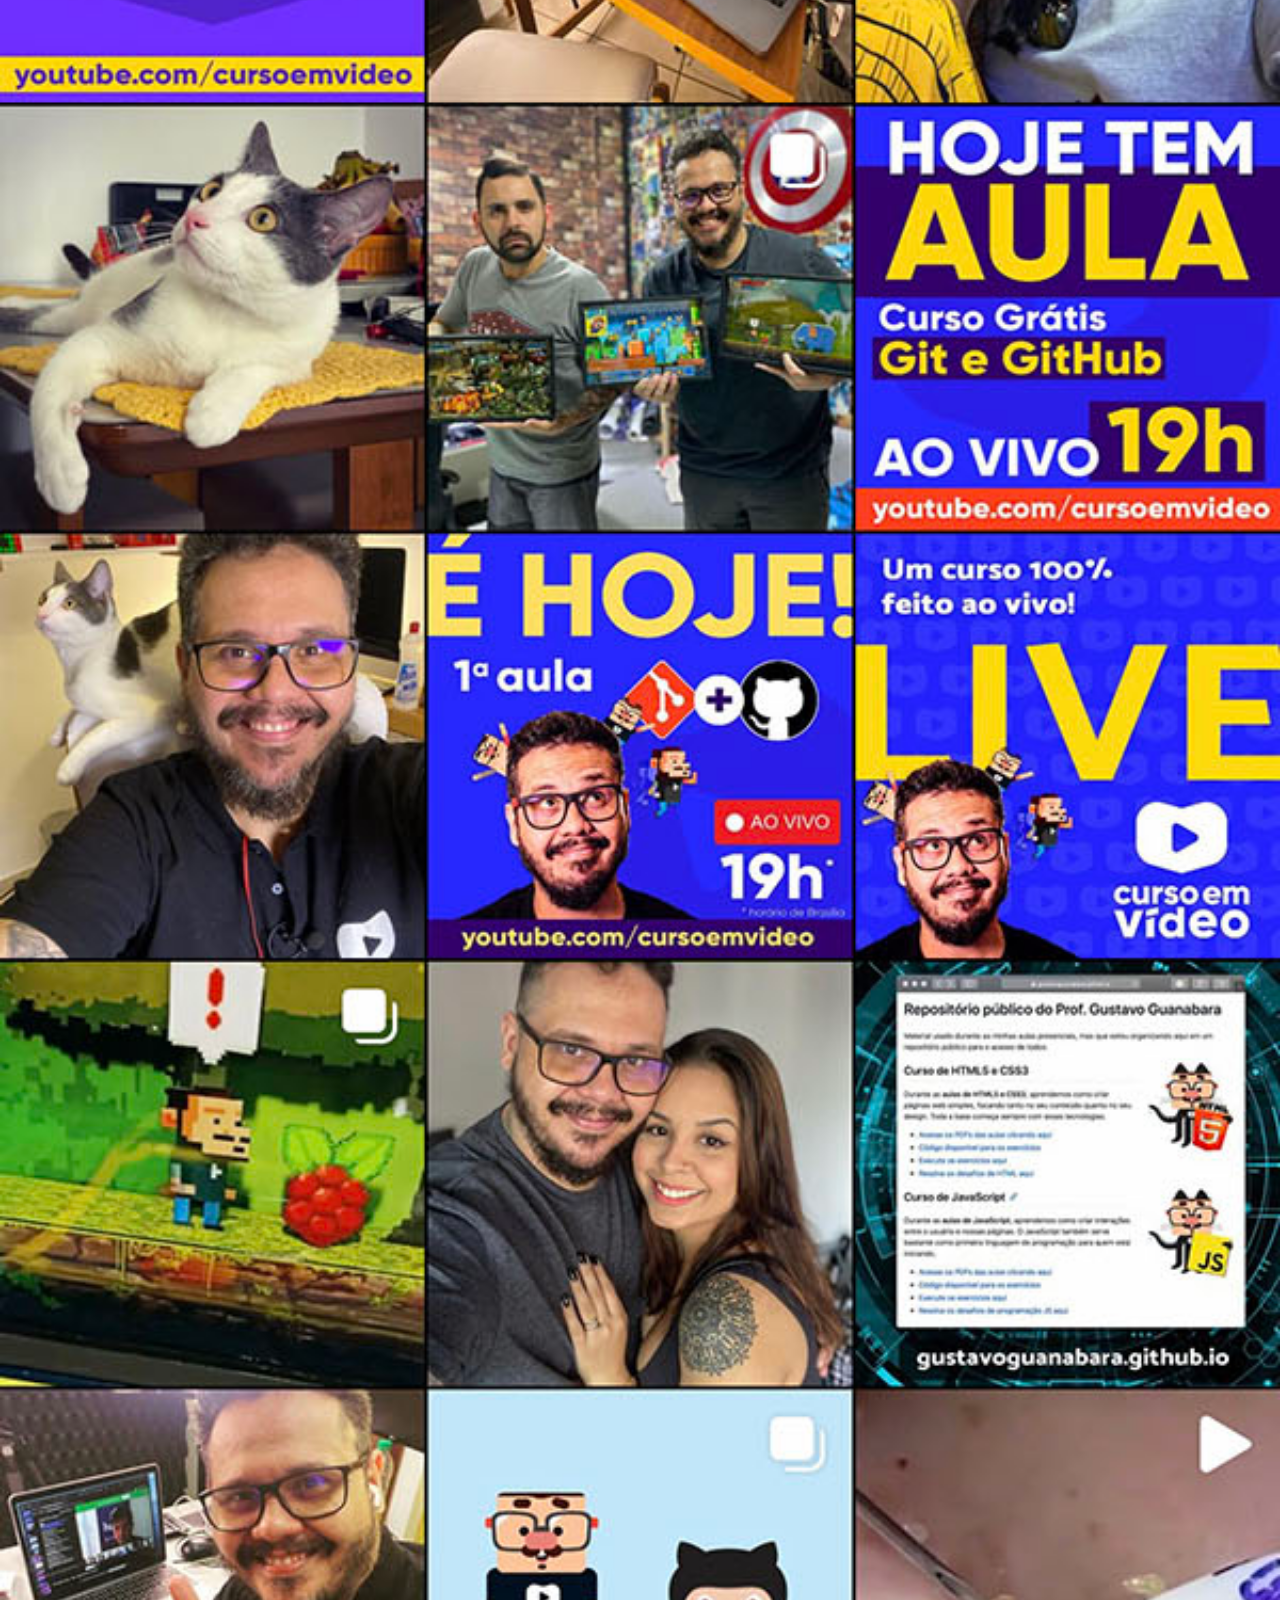
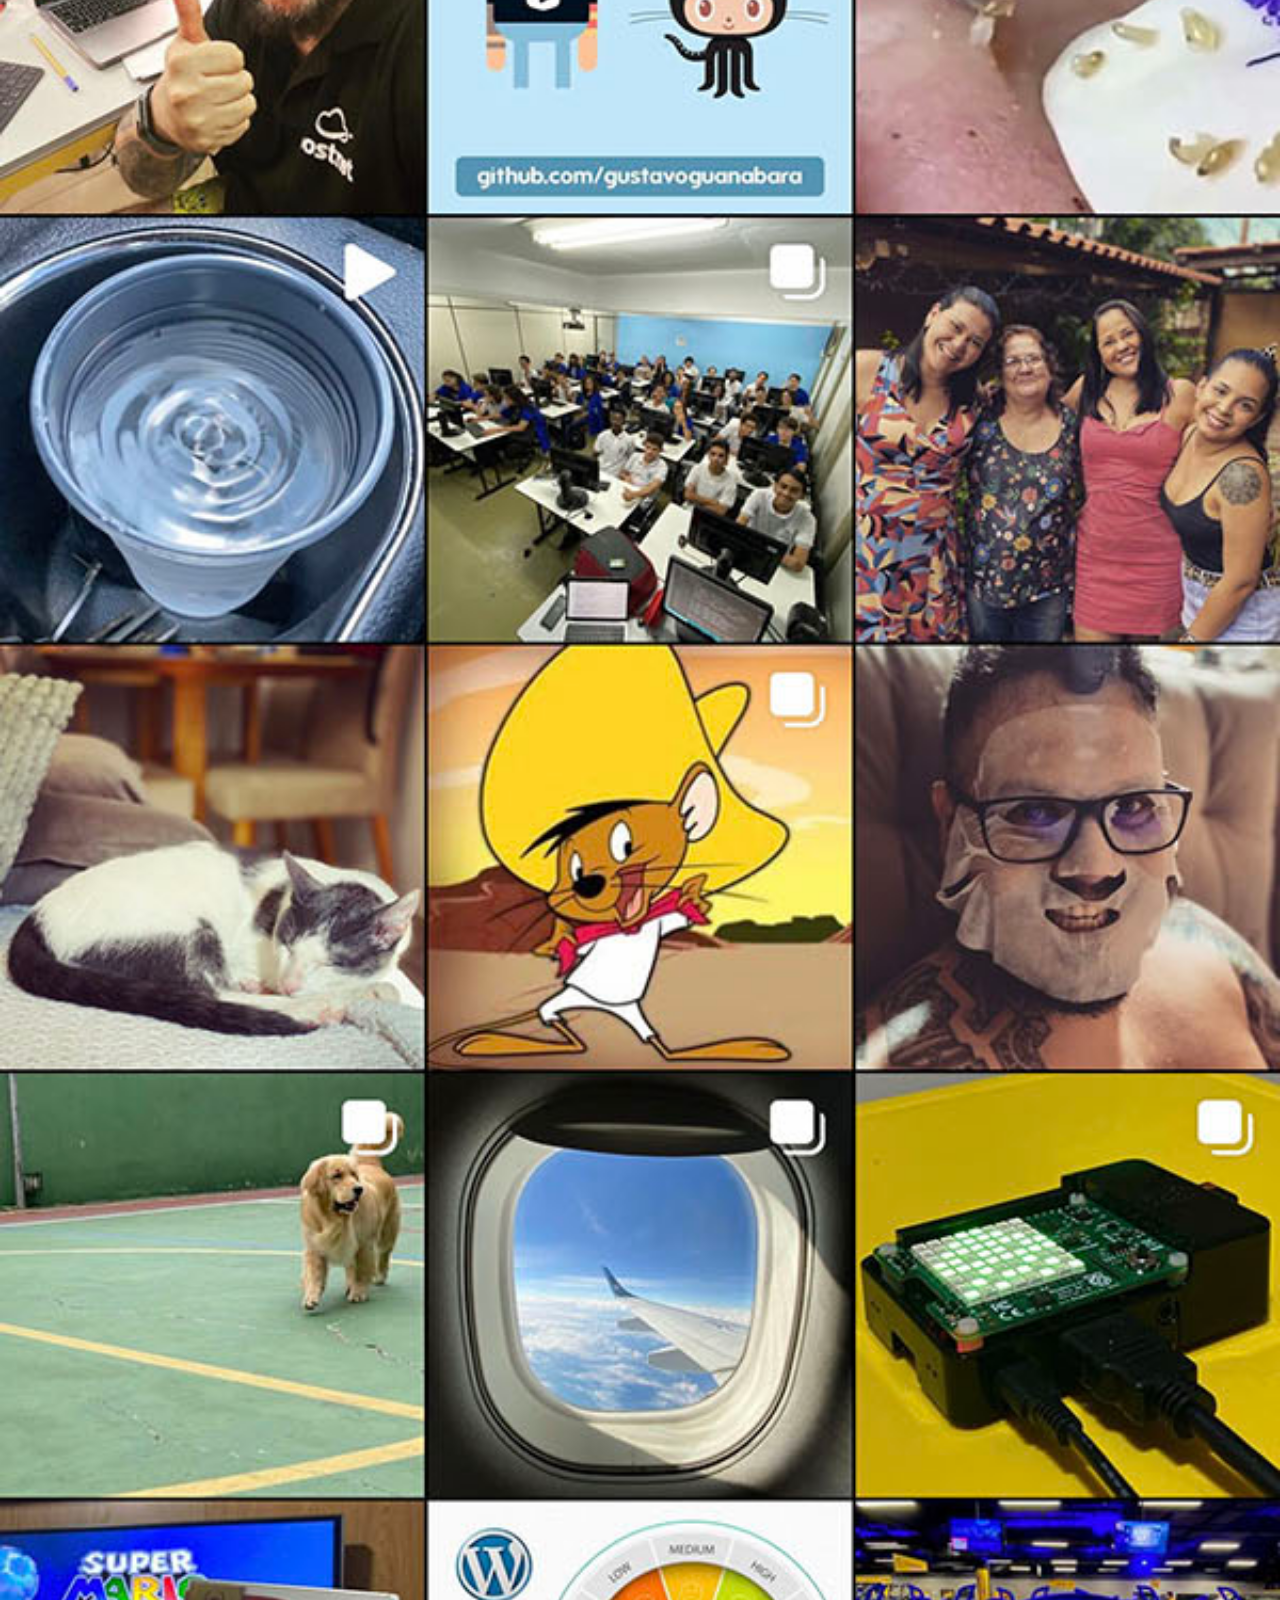
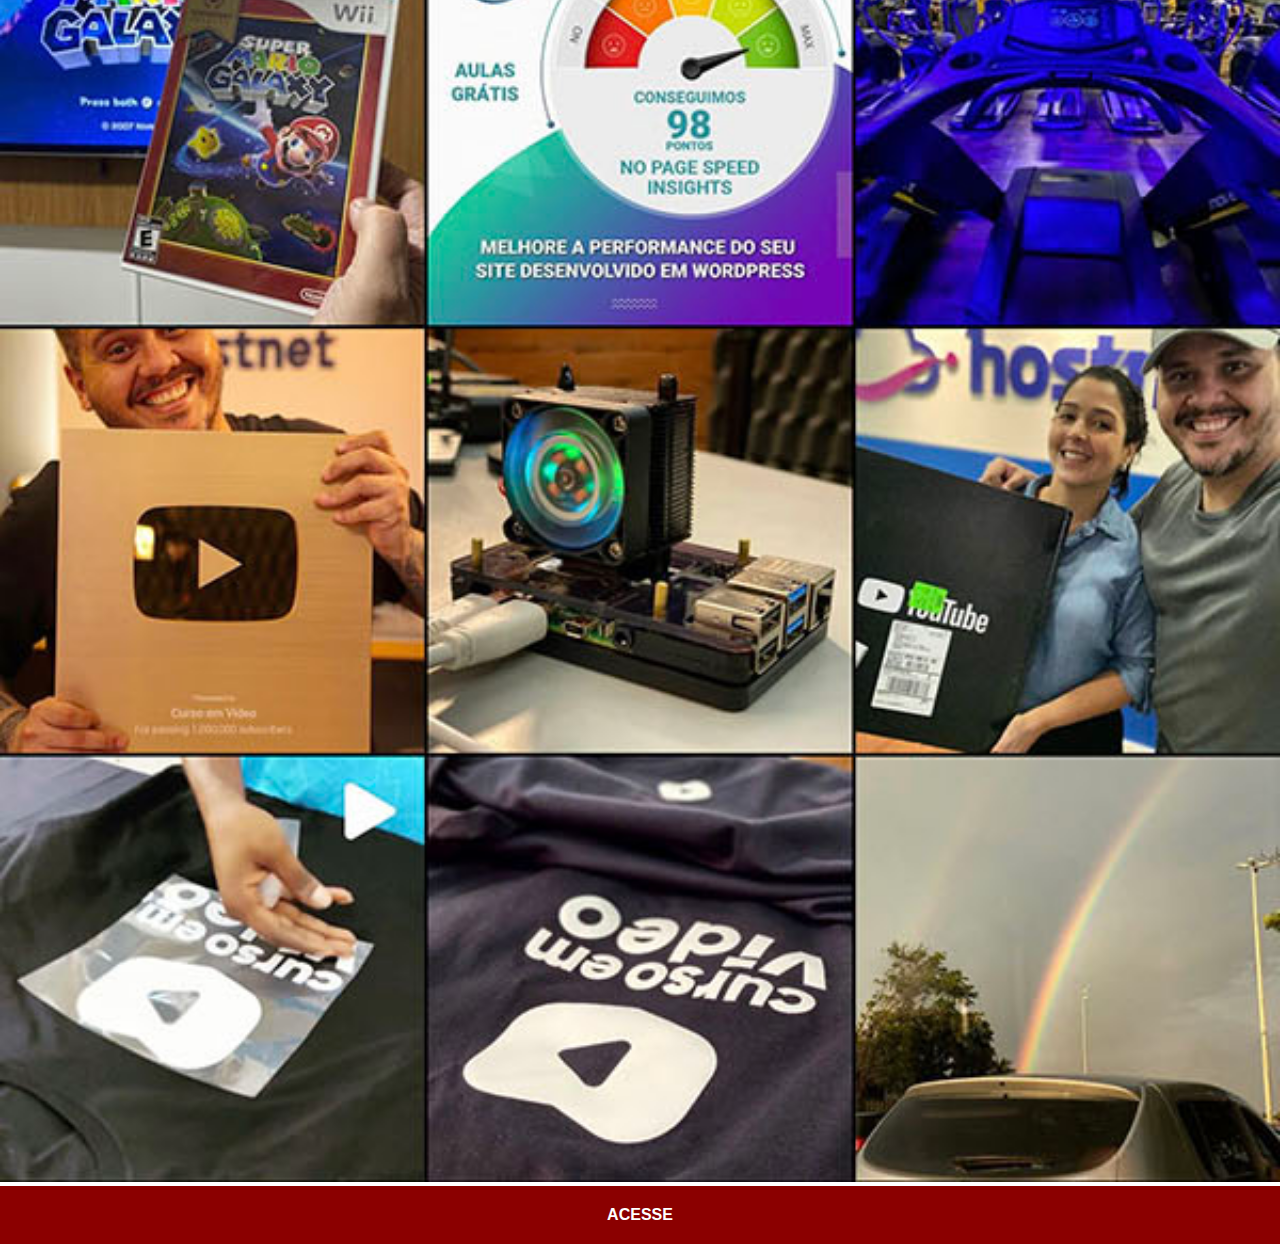
<file: instagram.html>
<!DOCTYPE html>
<html lang="pt-br">
<head>
    <meta charset="UTF-8">
    <meta http-equiv="X-UA-Compatible" content="IE=edge">
    <meta name="viewport" content="width=device-width, initial-scale=1.0">
    <title>Instagram</title>
    <link rel="stylesheet" href="./estilo/social.css">
</head>
<body>
    <img src="./imagens/tela-instagram.jpg" alt="instagram">
    <a href="https://www.instagram.com" target="_blank">ACESSE</a>
</body>
</html>
</file>
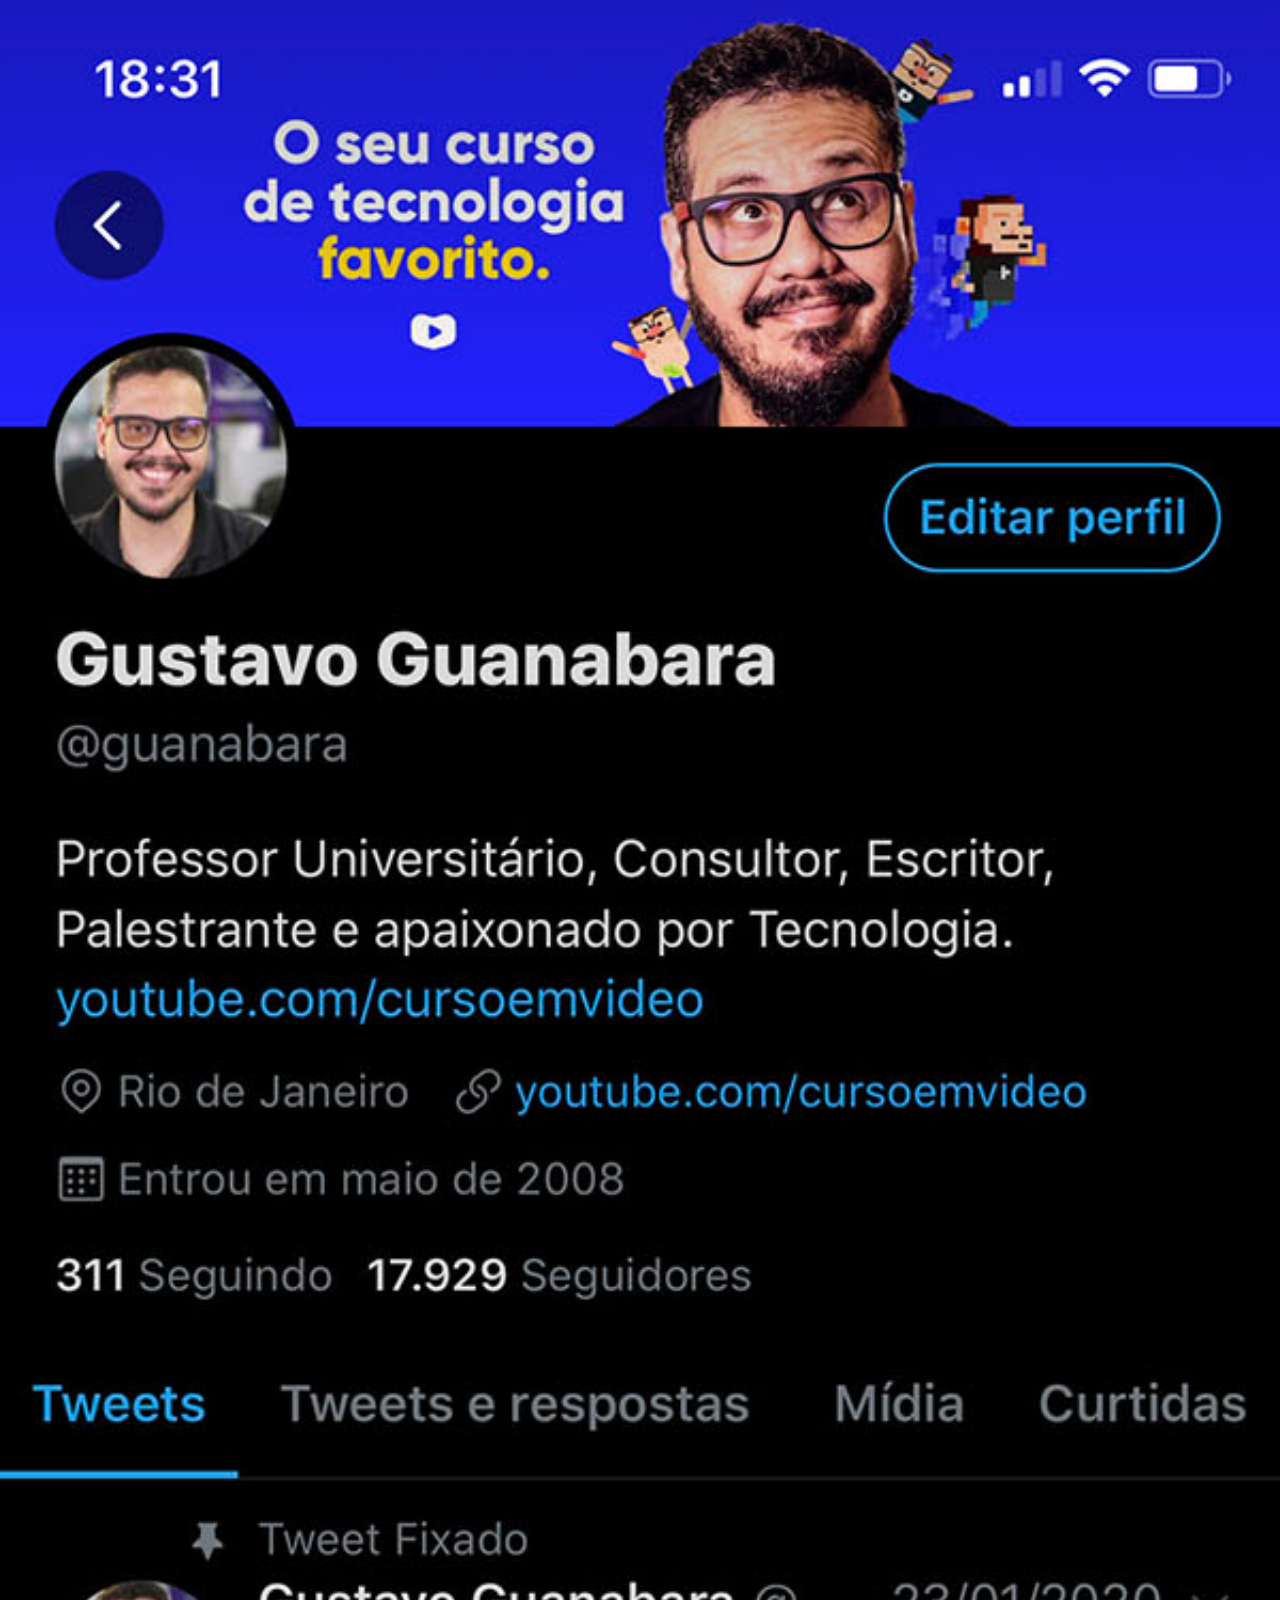
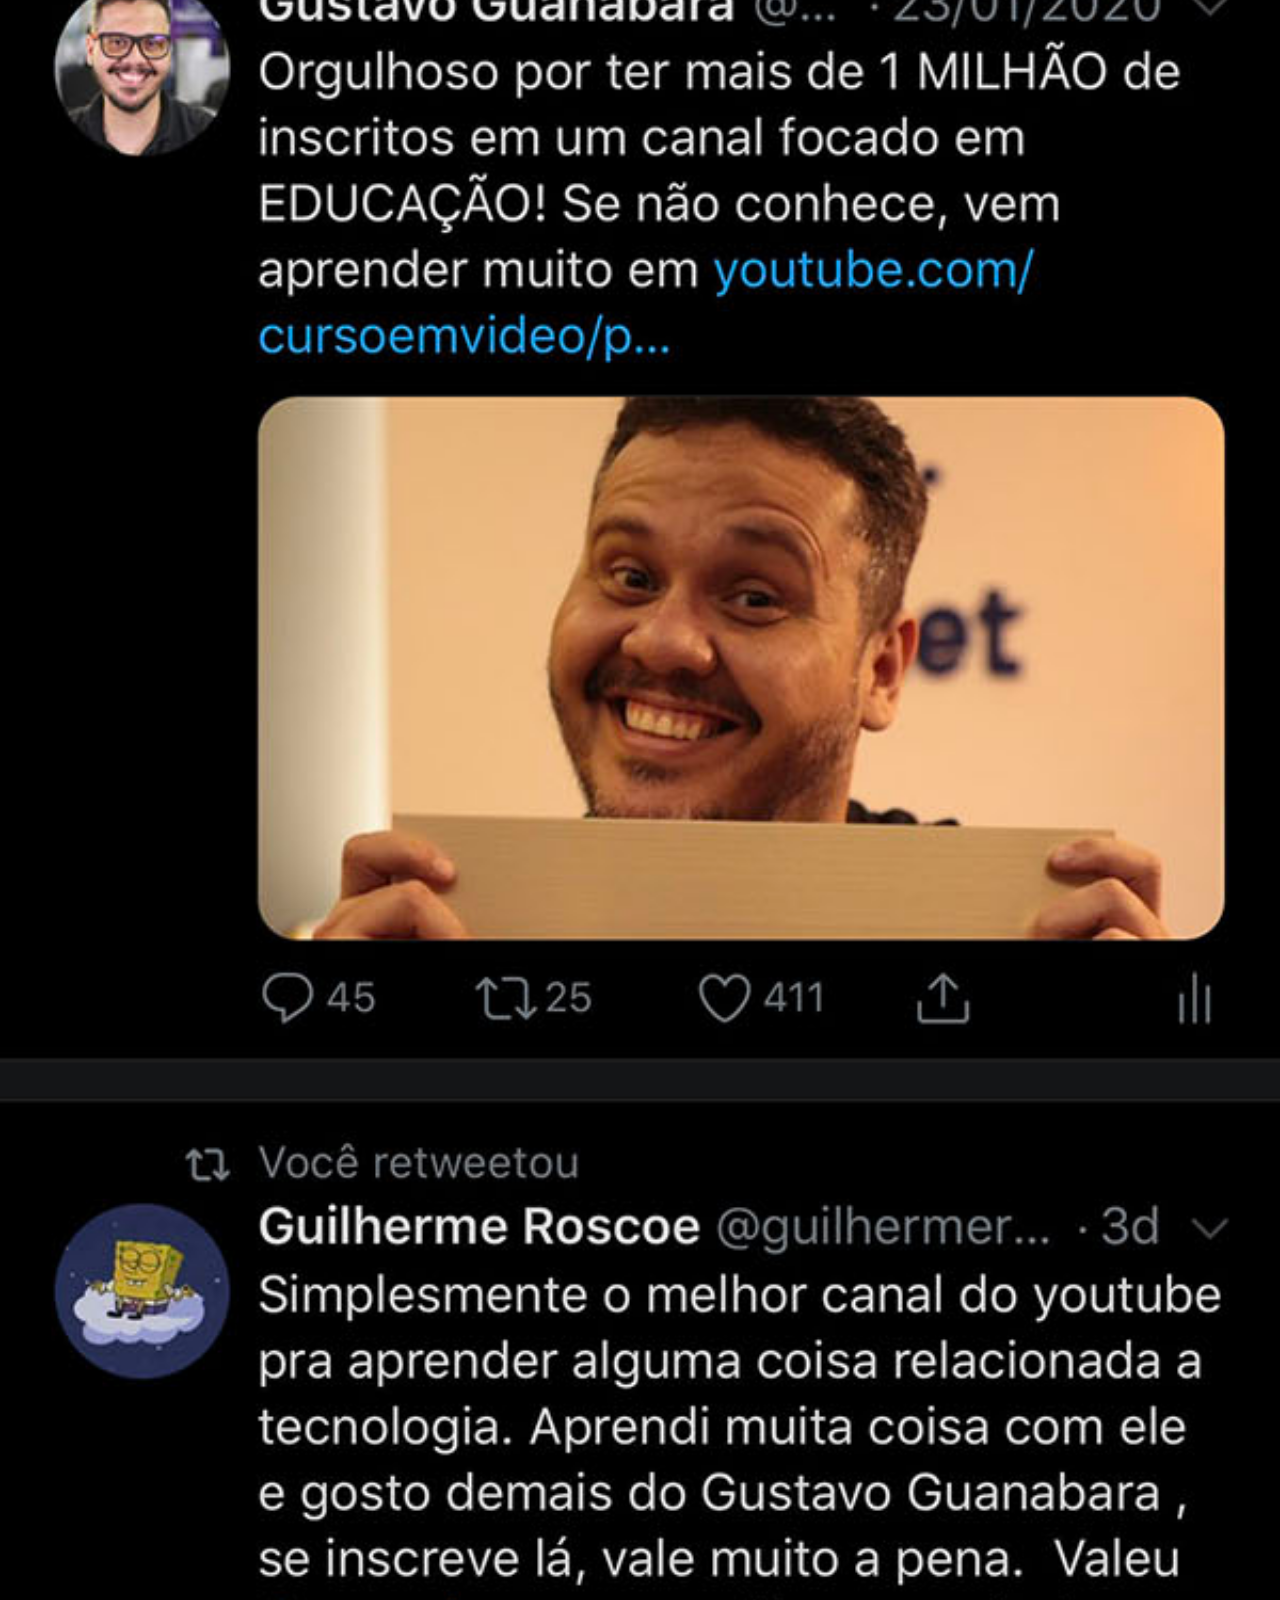
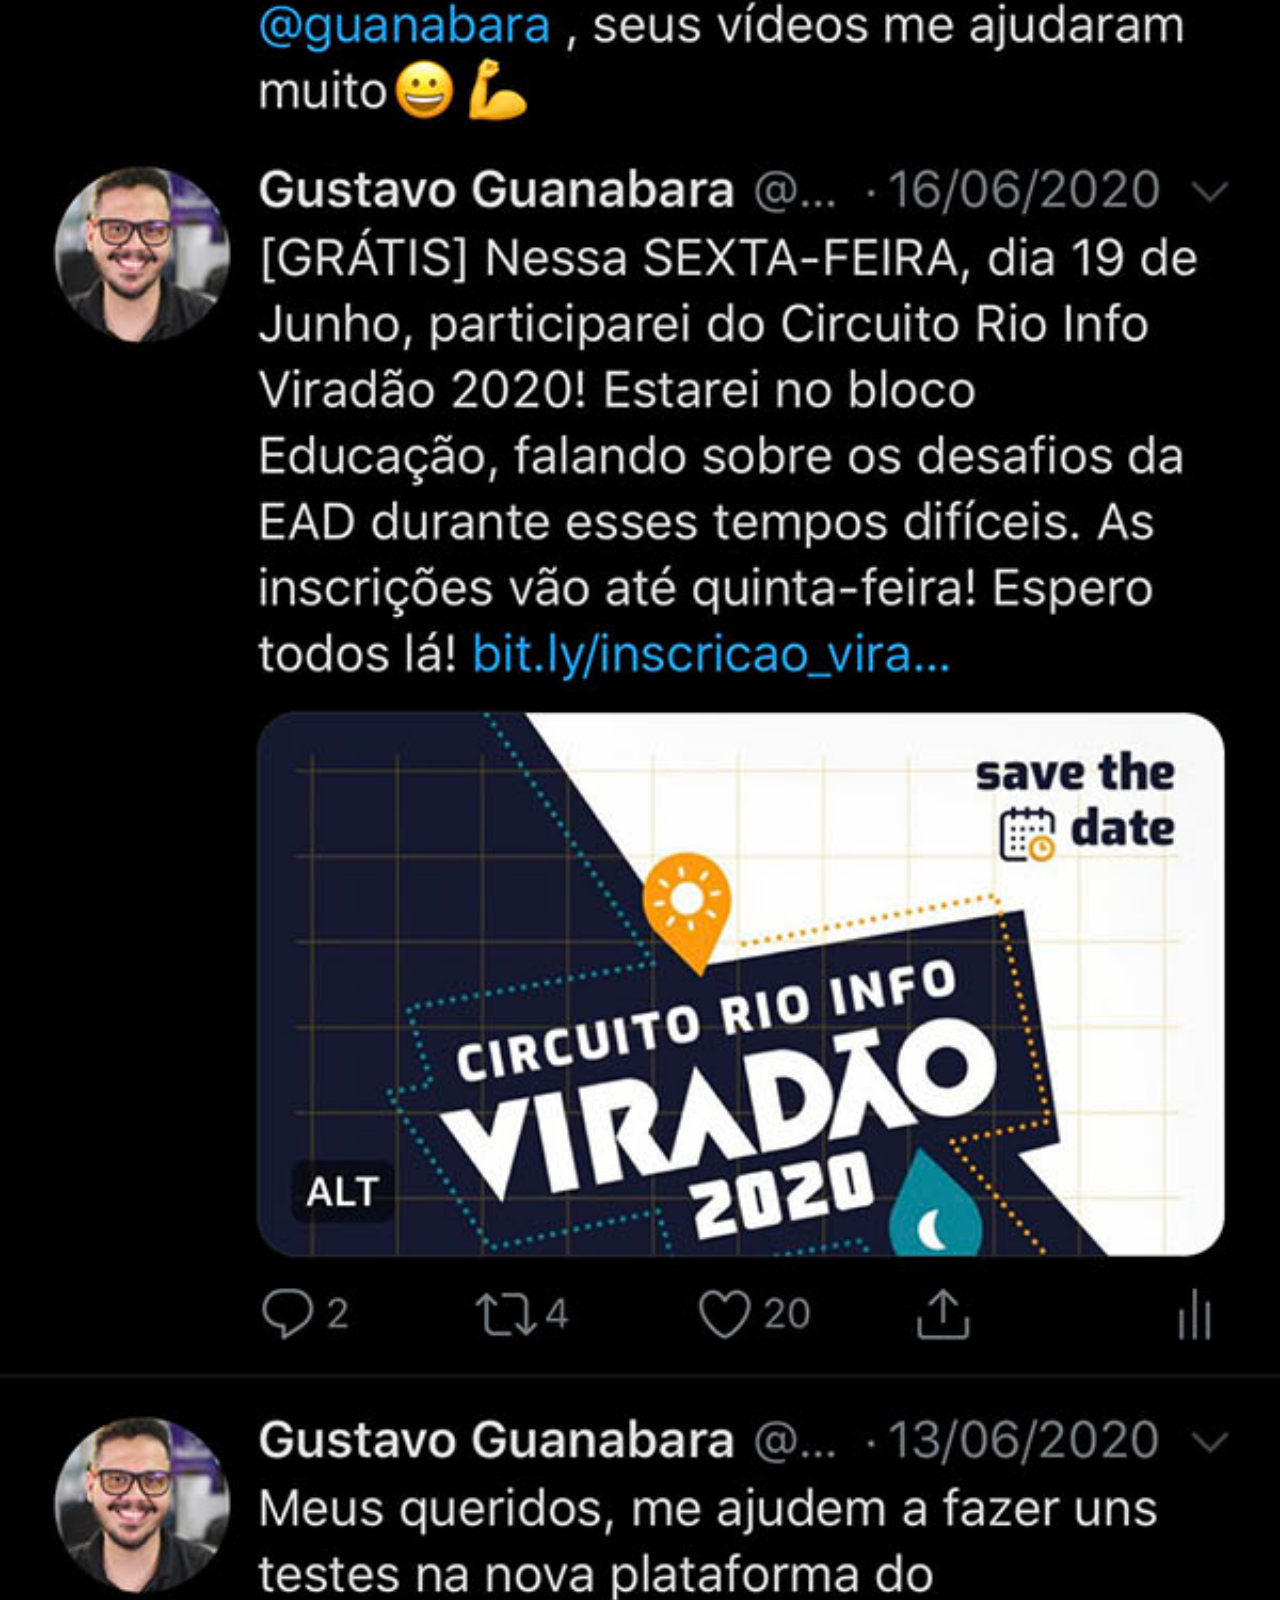
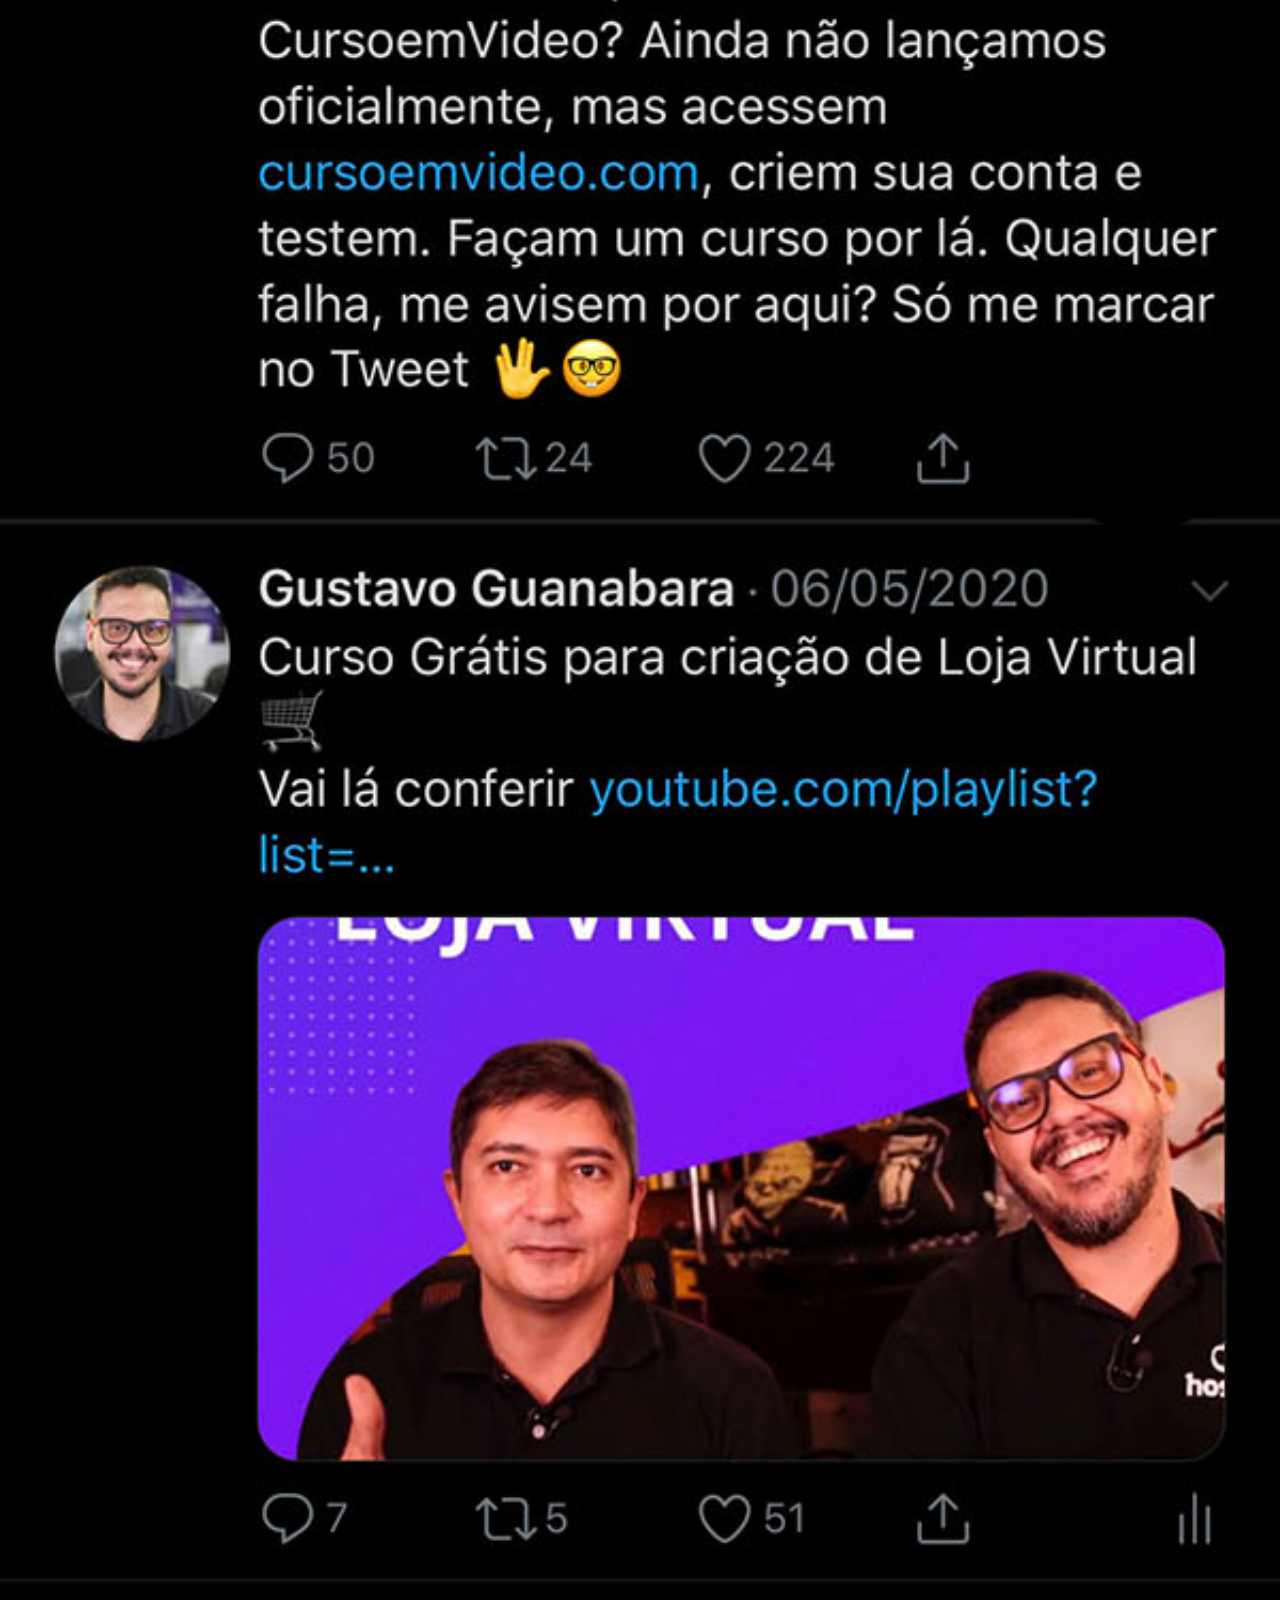
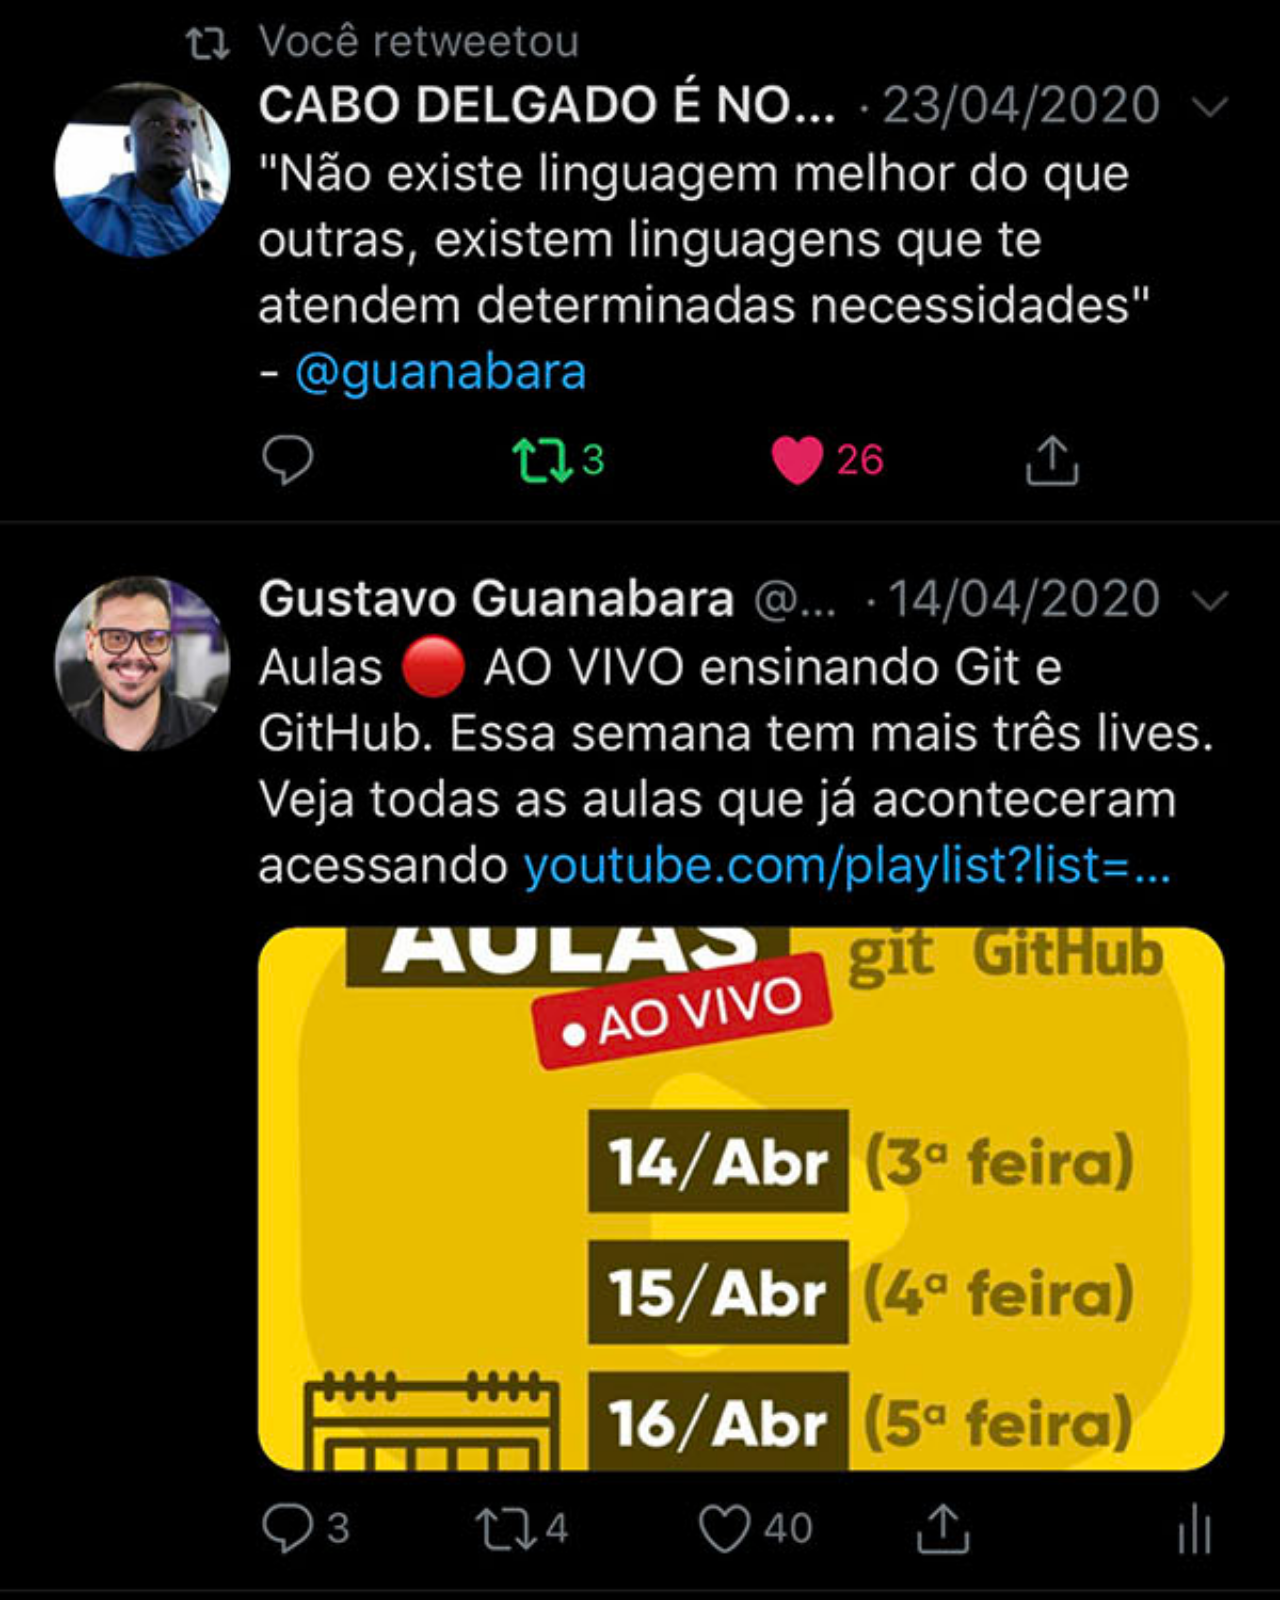
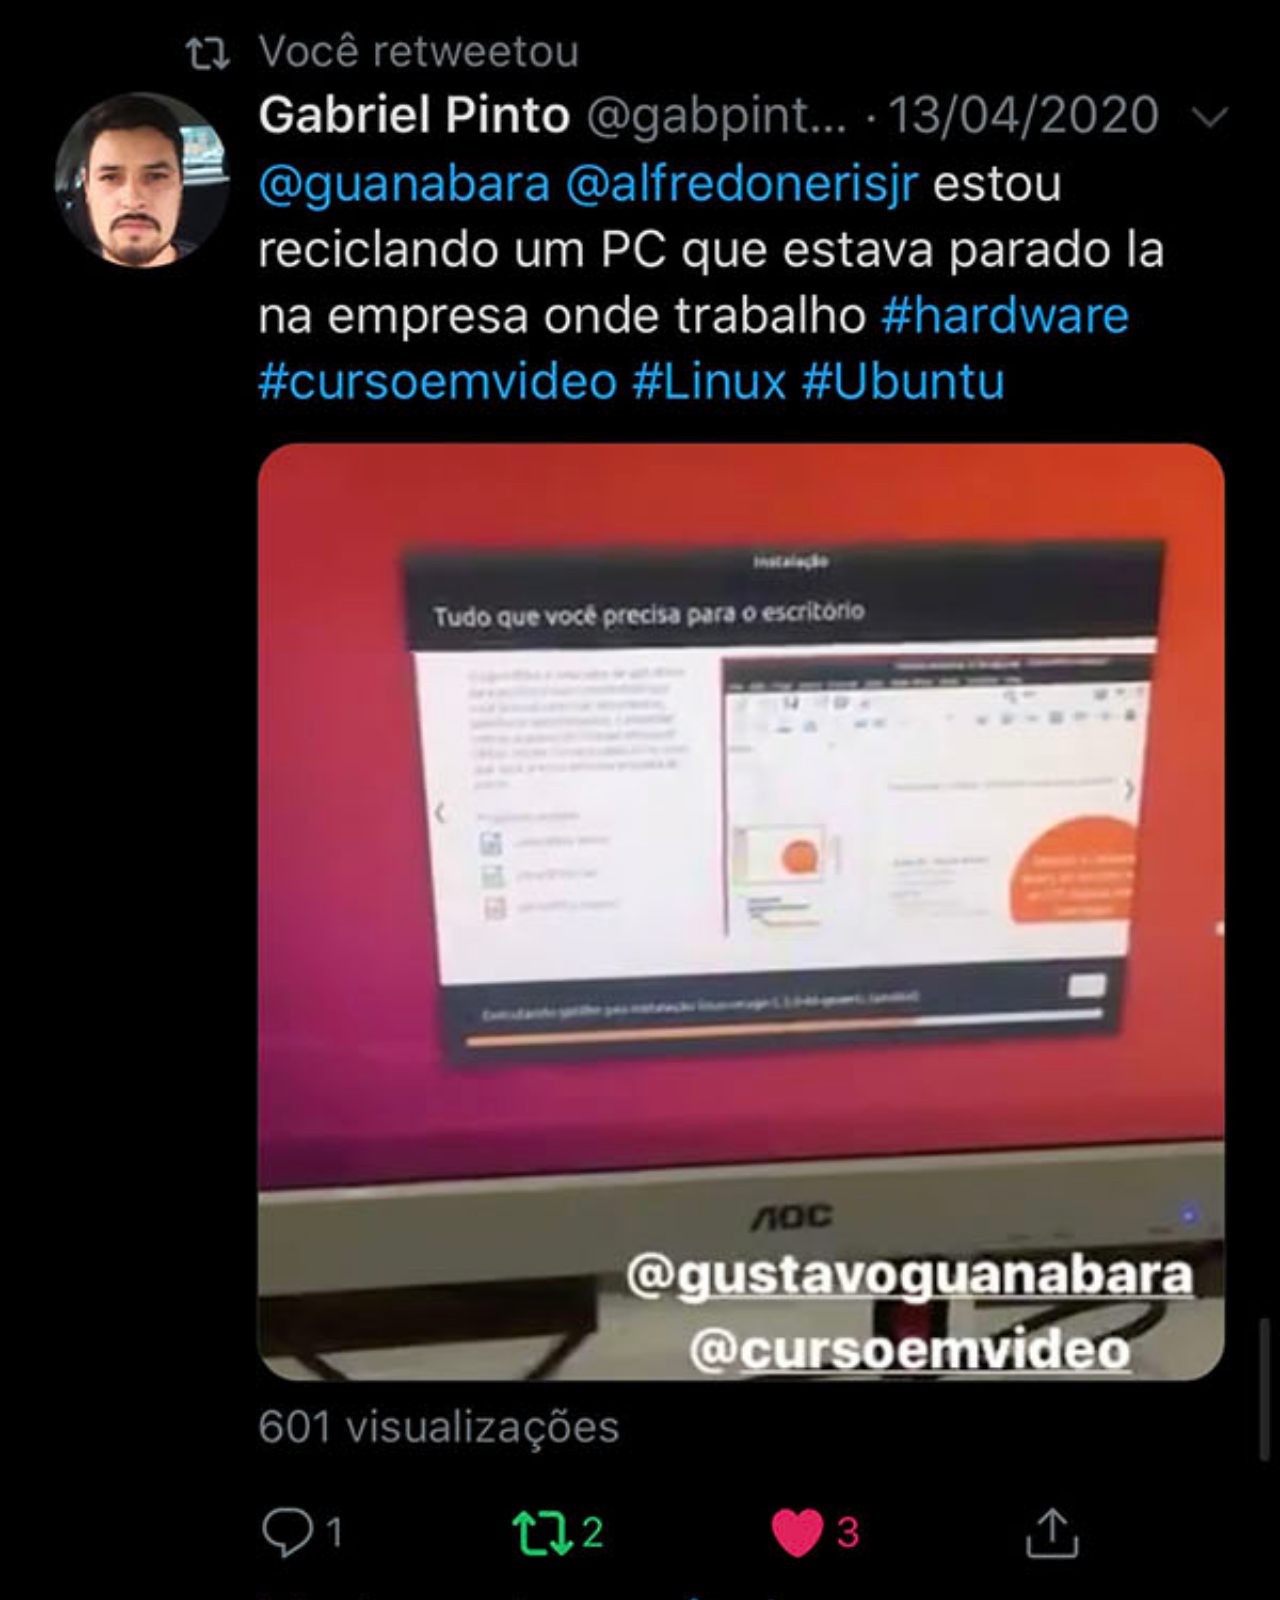
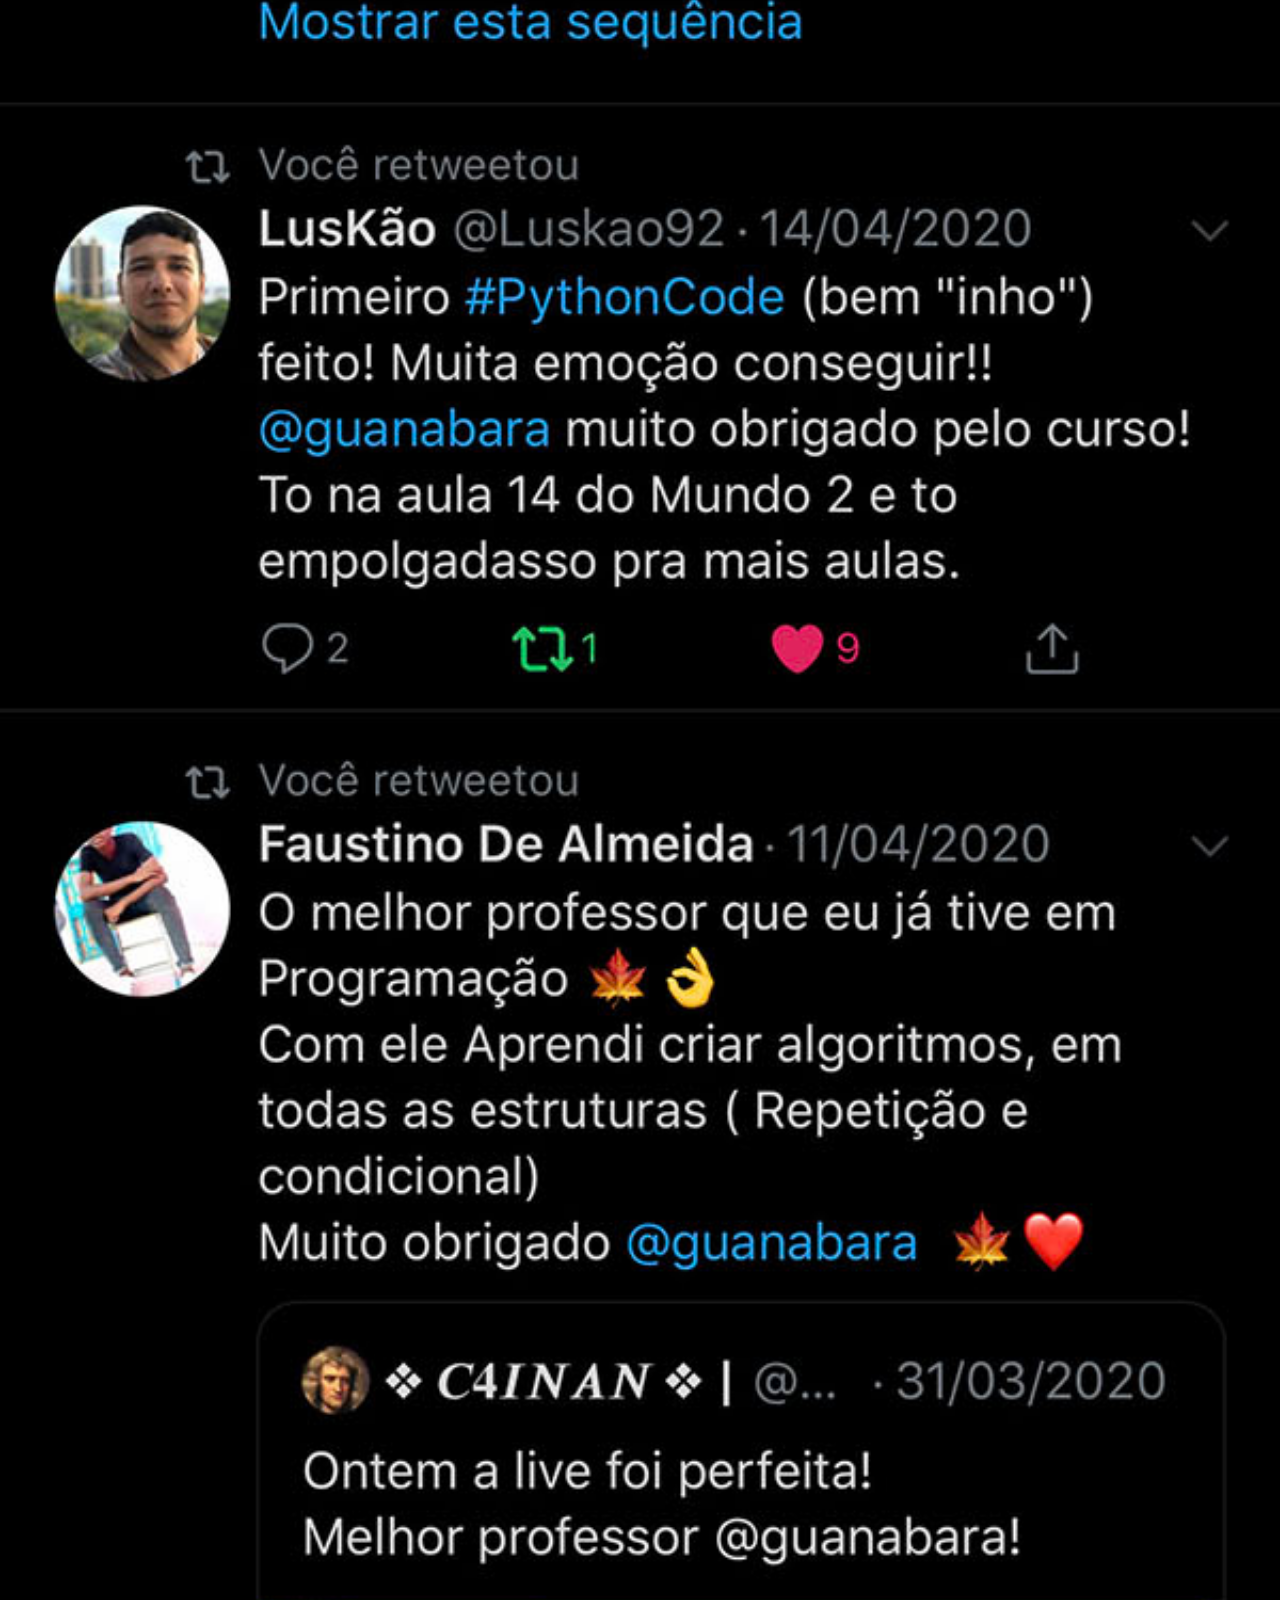
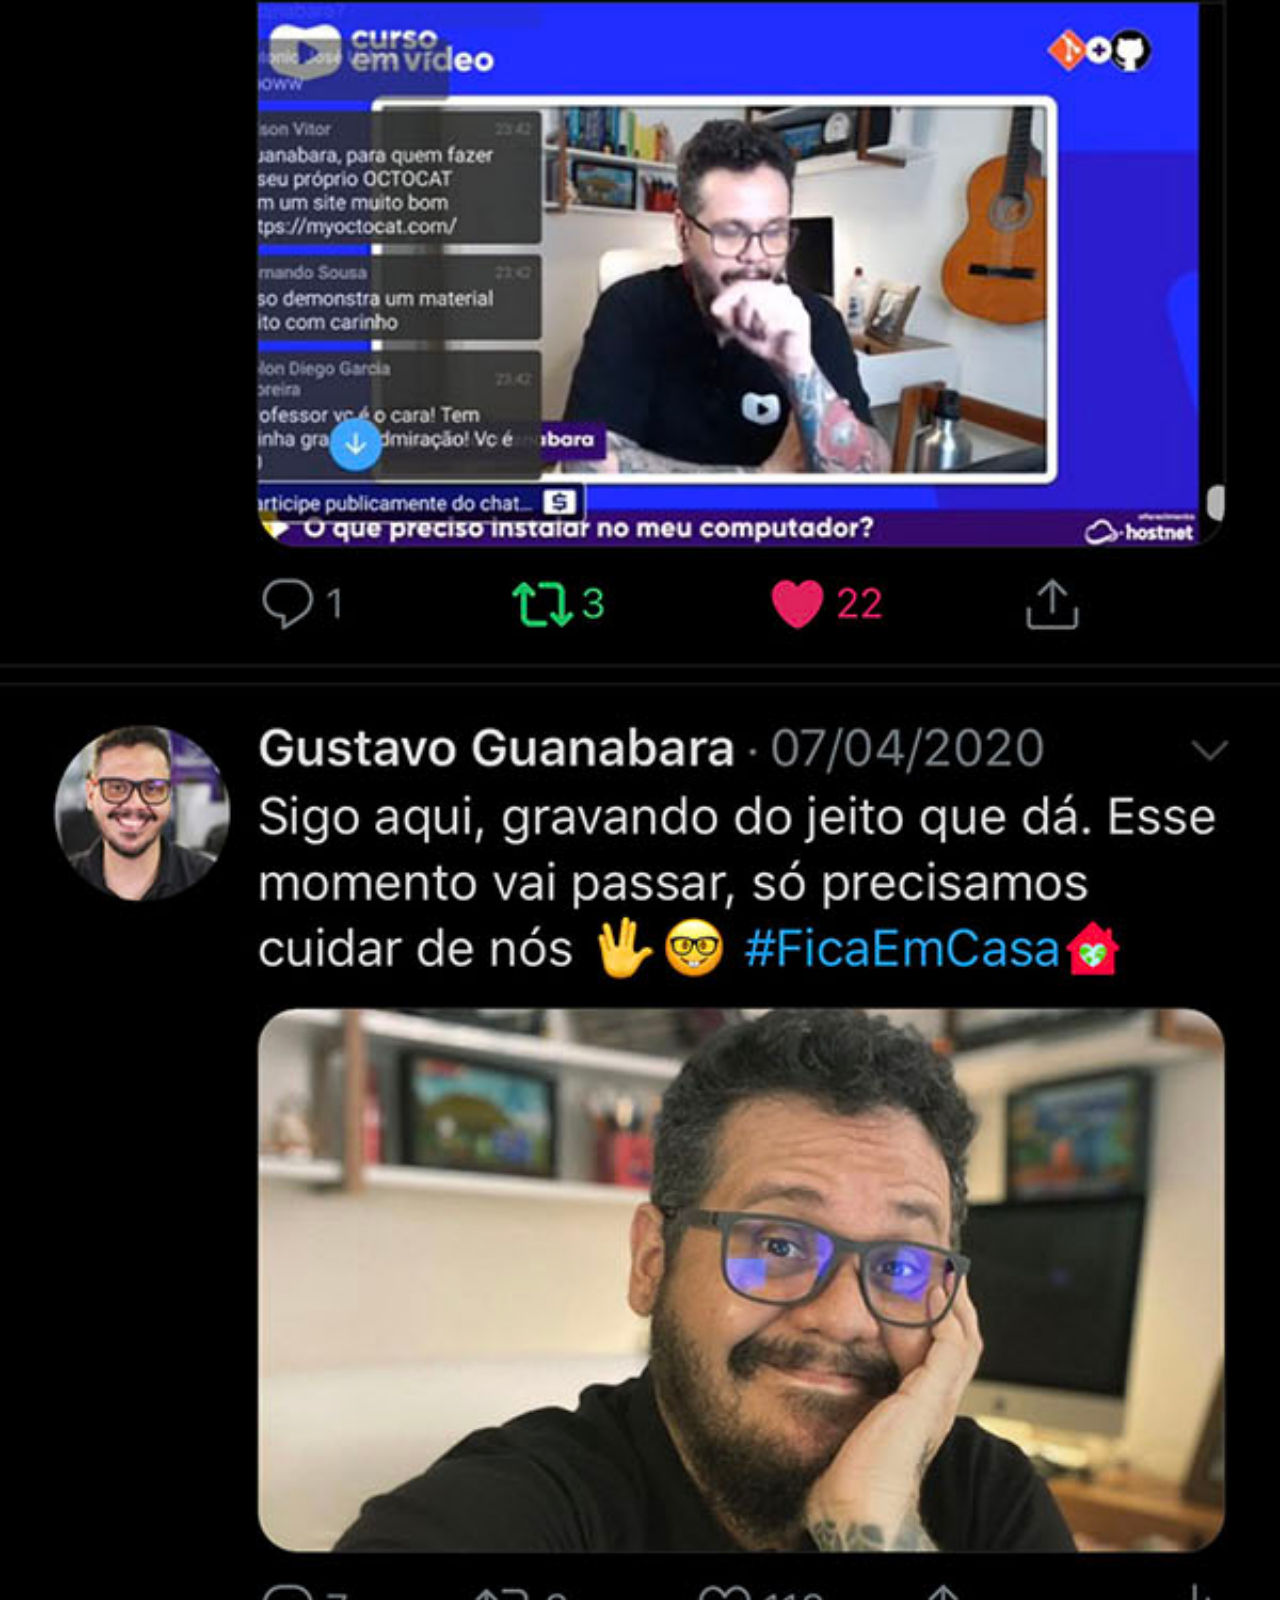
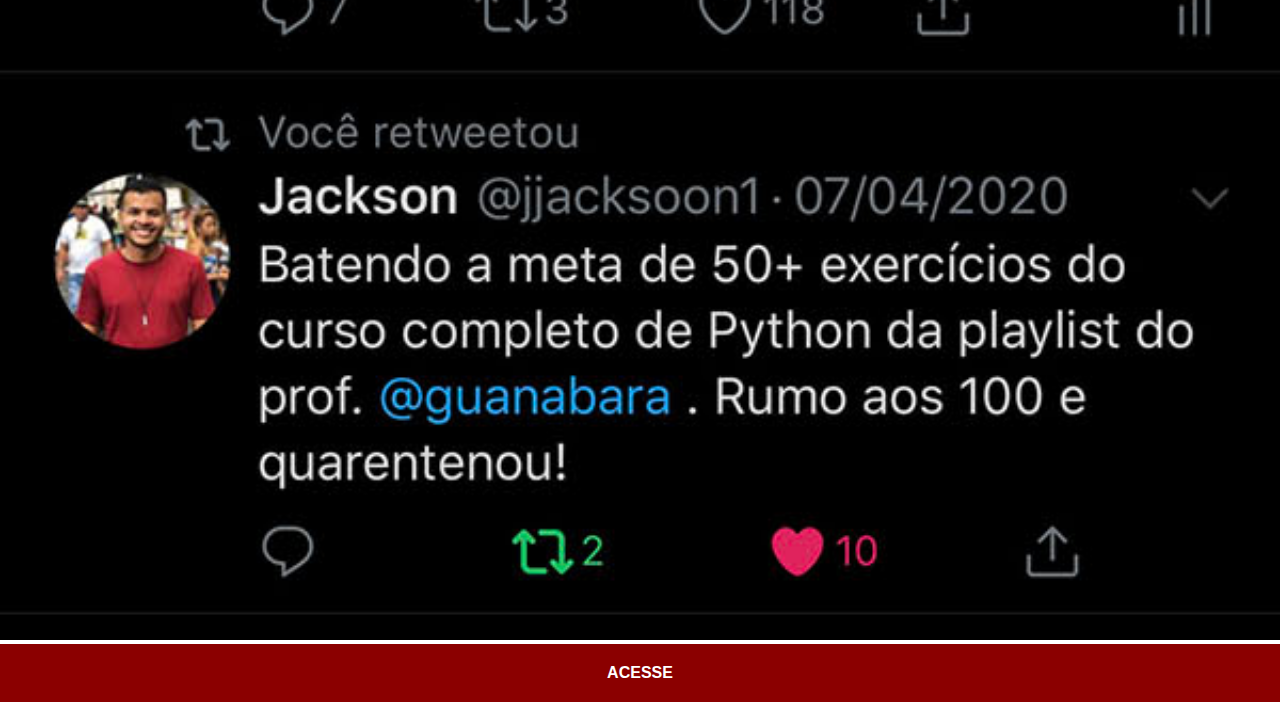
<file: twitter.html>
<!DOCTYPE html>
<html lang="pt-br">
<head>
    <meta charset="UTF-8">
    <meta http-equiv="X-UA-Compatible" content="IE=edge">
    <meta name="viewport" content="width=device-width, initial-scale=1.0">
    <title>Twitter</title>
    <link rel="stylesheet" href="./estilo/social.css">
</head>
<body>
    <img src="./imagens/tela-twitter.jpg" alt="Twitter">
    <a href="https://www.twitter.com" target="_blank">ACESSE</a>
</body>
</html>
</file>
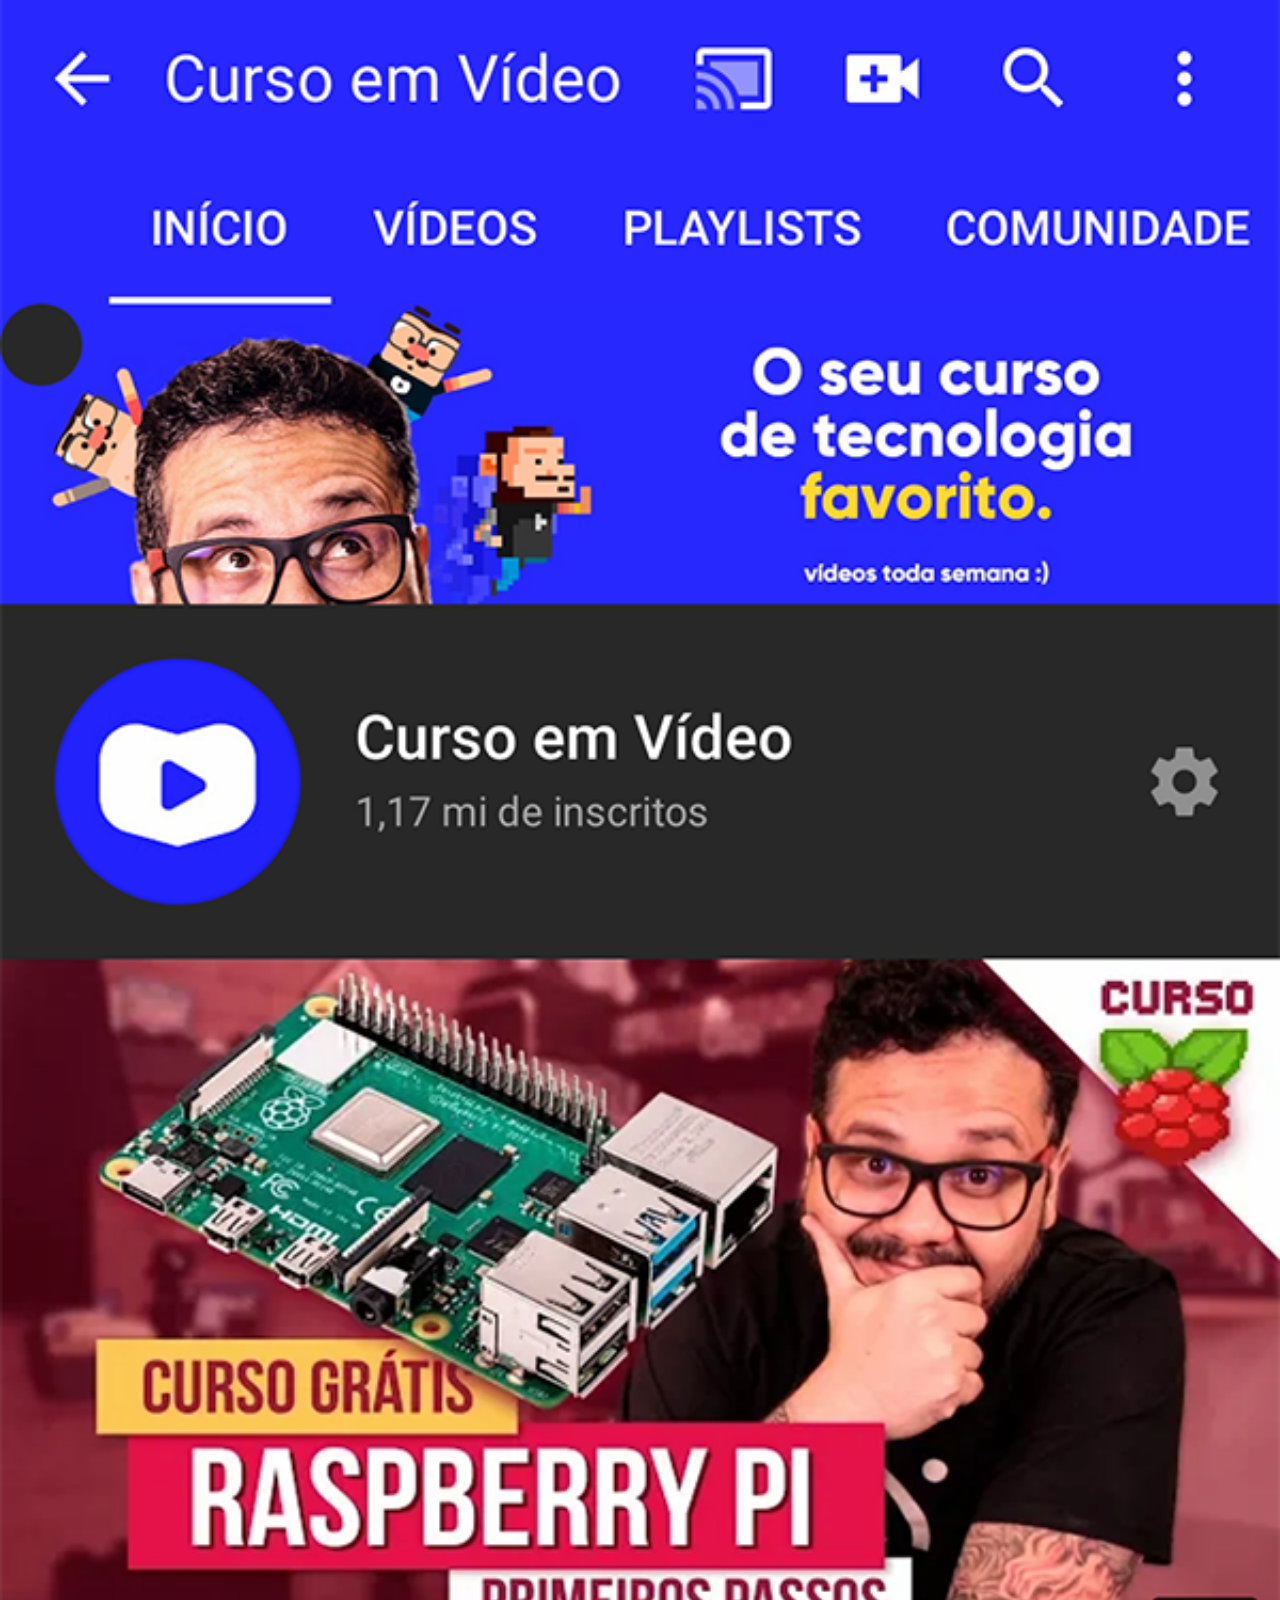
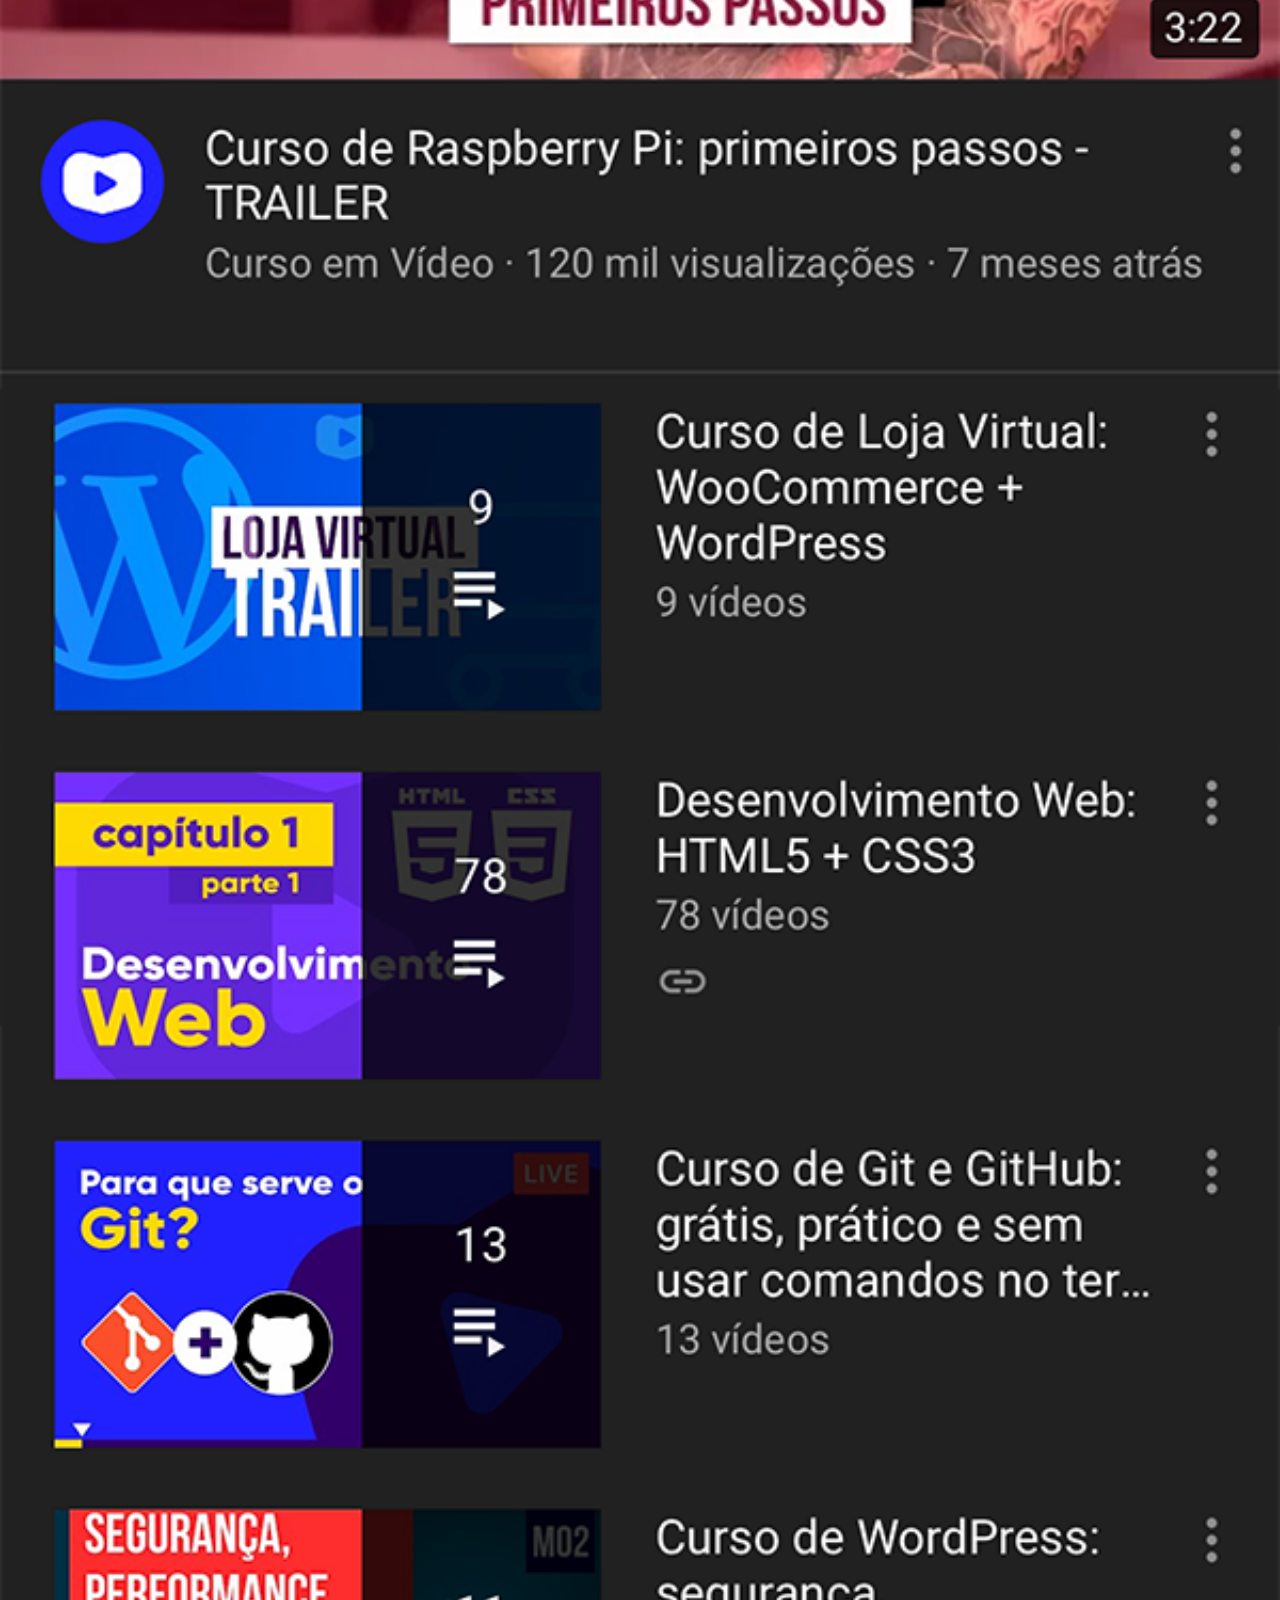
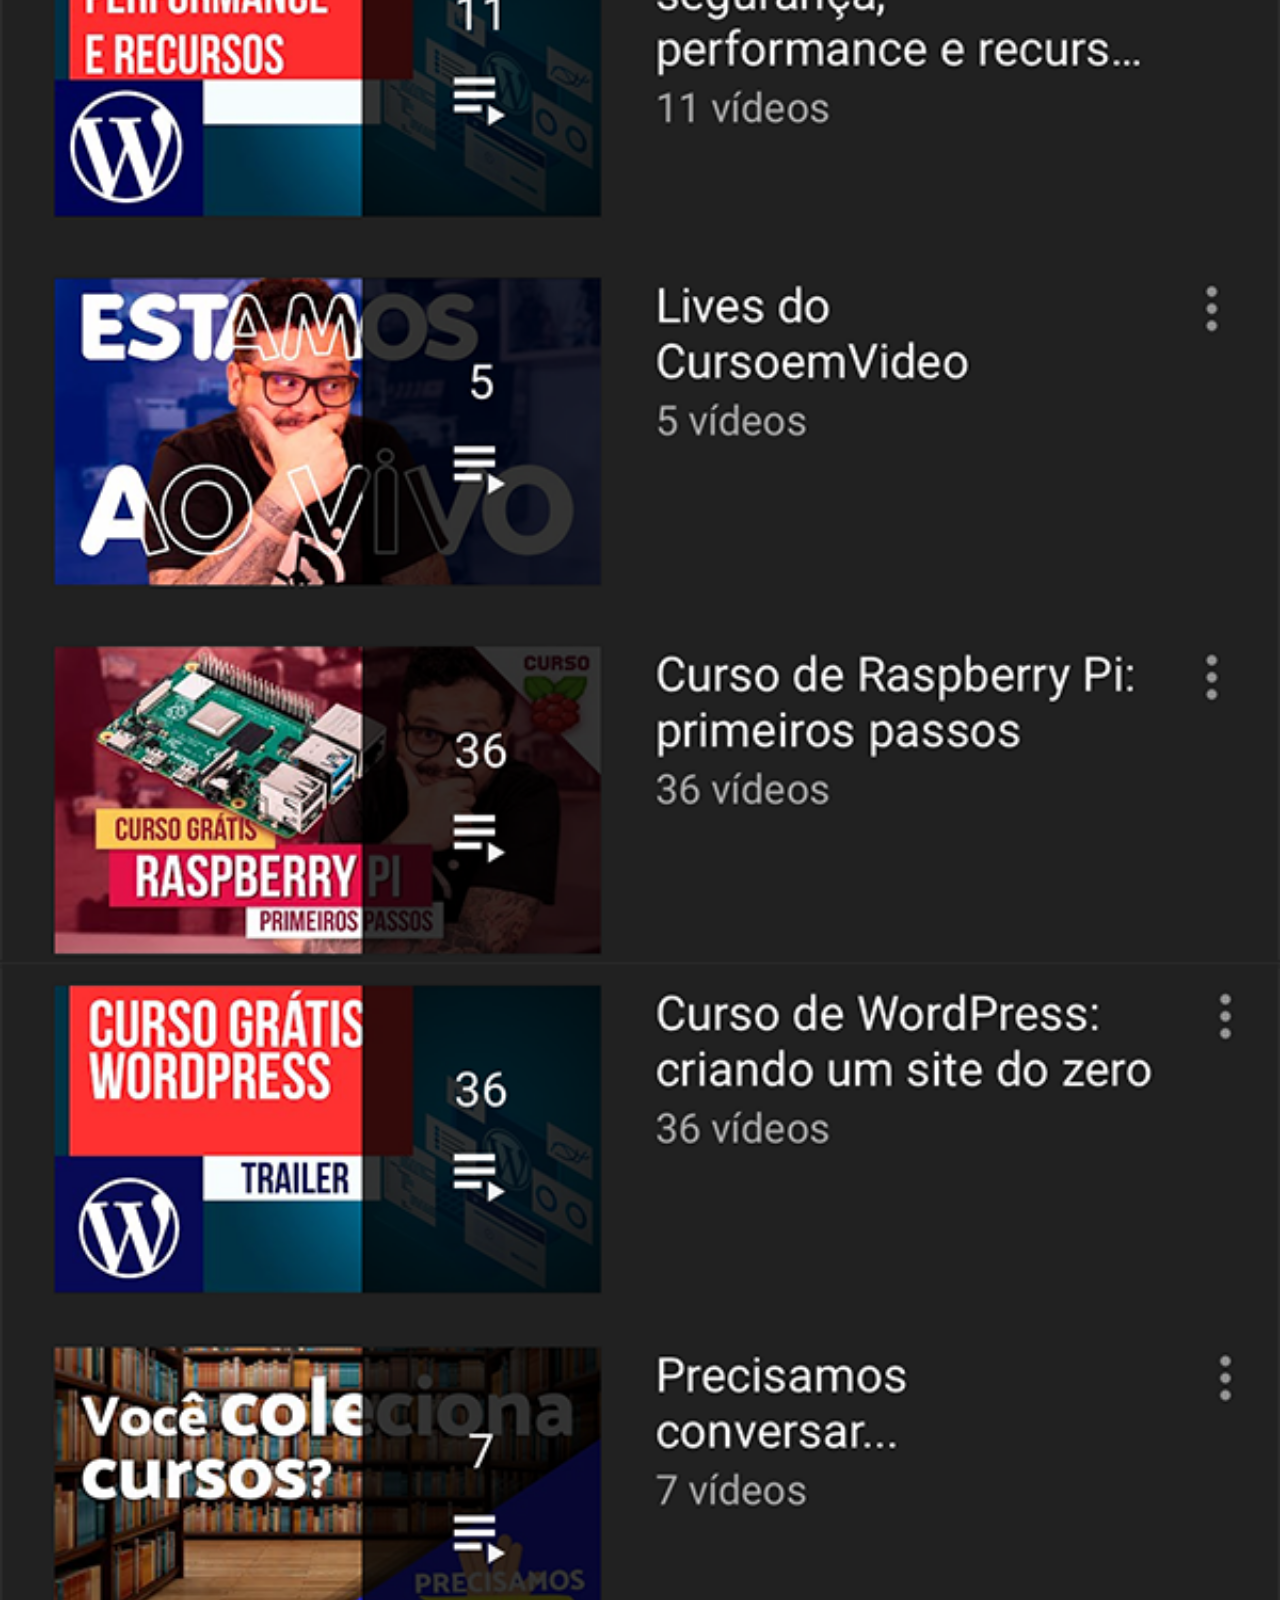
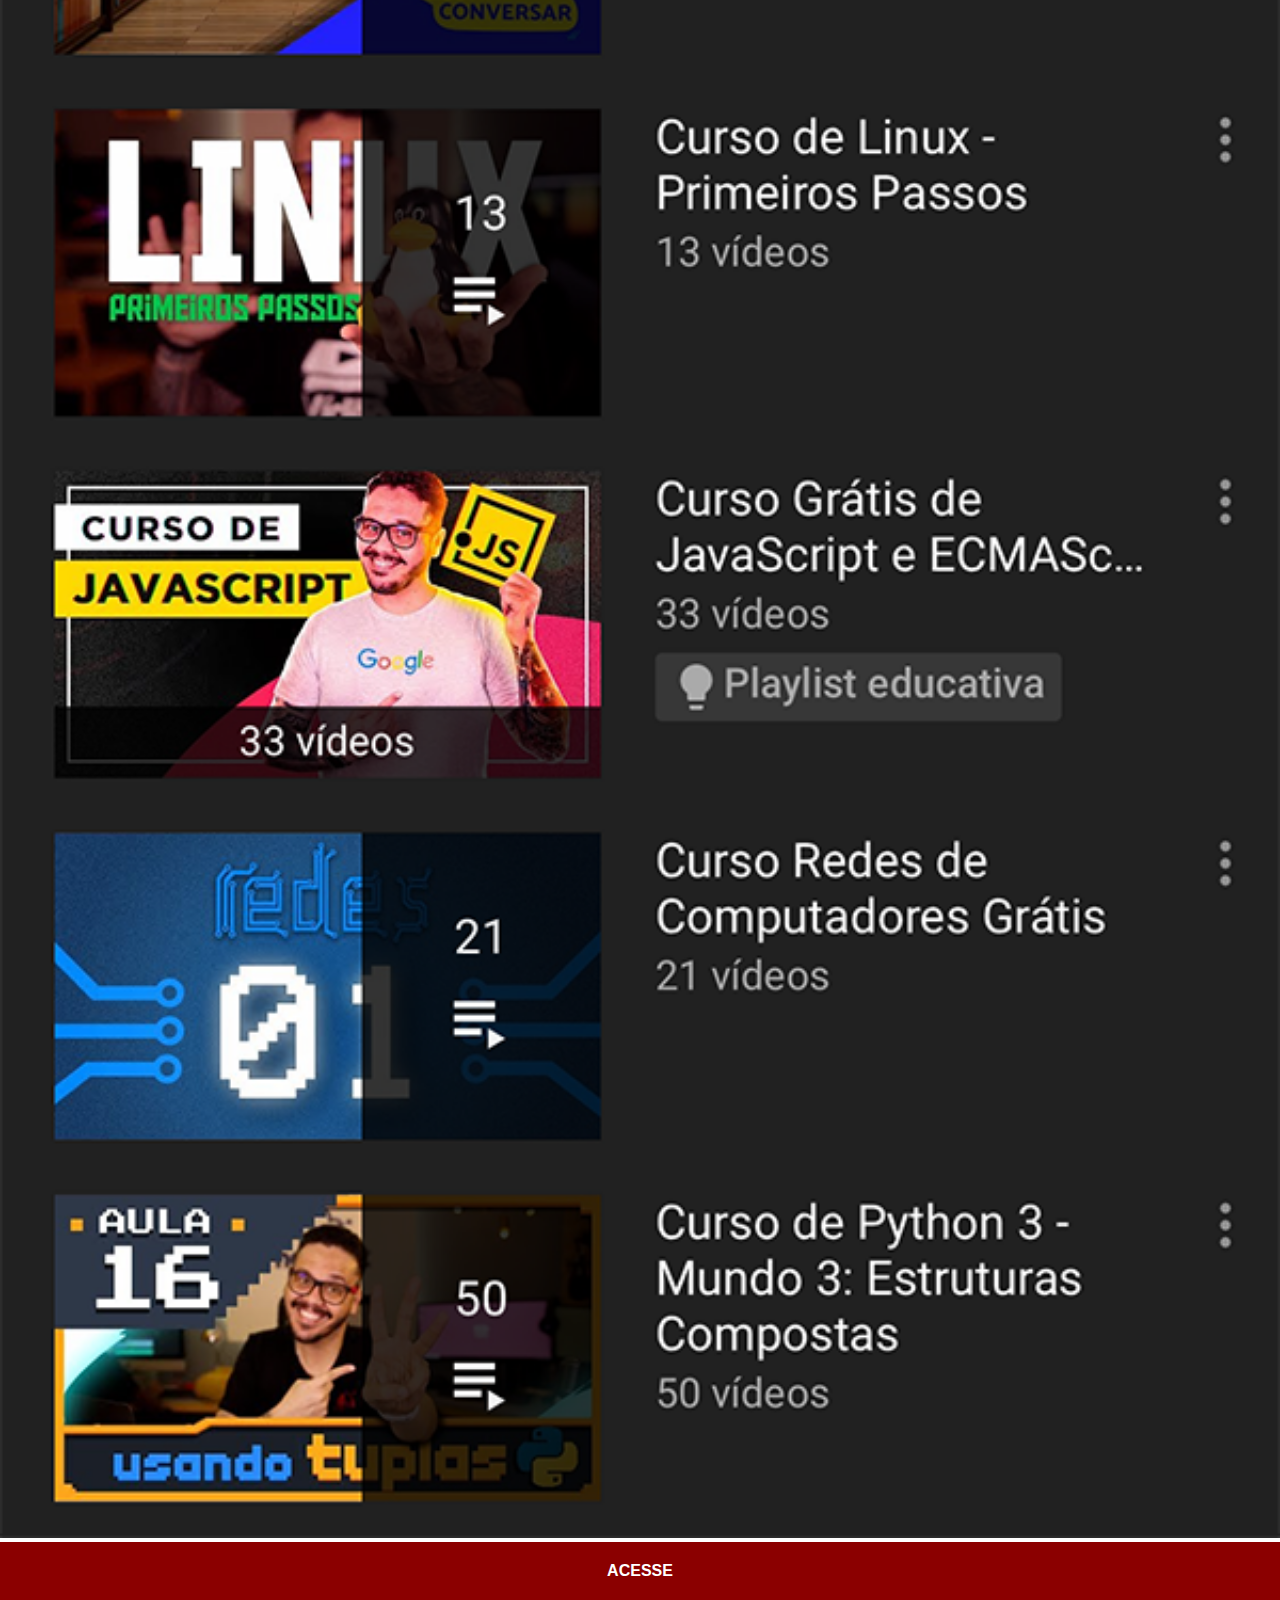
<file: youtube.html>
<!DOCTYPE html>
<html lang="pt-br">
<head>
    <meta charset="UTF-8">
    <meta http-equiv="X-UA-Compatible" content="IE=edge">
    <meta name="viewport" content="width=device-width, initial-scale=1.0">
    <title>Youtube</title>
    <link rel="stylesheet" href="./estilo/social.css">
</head>
<body>
    <img src="./imagens/tela-youtube.png" alt="Youtube">
    <a href="https://www.youtube.com" target="_blank">ACESSE</a>
</body>
</html>
</file>
<file: estilo/style.css>
@charset "UTF-8";

*{
    margin: 0px;
    padding: 0px;
    font-family: Arial, Helvetica, sans-serif;
}

html, body {
    height: 100vh;
    width: 100vw;
    background-color: black;
}

body {
    background: url('../imagens/fundo-madeira.jpg') no-repeat top center;
    background-size: cover;
    background-attachment: fixed;
}

::-webkit-scrollbar{
    width: 0px;
    height: 0px;
}

main {
    position: relative;
    height: 100vh;
}

section#telefone{
    position: absolute;
    top: 50%;
    left: 50%;
    transform: translate(-50%, -50%);
    height: 627px;
    width: 311px;
    background: url('../imagens/frame-iphone.png') no-repeat;
}

iframe#tela {
    position: relative;
    top: 80px;
    left: 22px;
    width: 267px;
    height: 471px;
}

section#redes-sociais{
    text-align: right;
}
section#redes-sociais img{
    width: 50px;
    margin: 10px;
    border-radius: 50%;
    box-shadow: 2px 2px 5px rgba(0, 0, 0, 0.400);
    box-sizing: border-box;
}

section#redes-sociais img:hover{
    border: 2px solid rgba(255, 255, 255, 0.637);
    transform: translate(-3px, -3px);
    box-shadow: 5px 5px 10px rgba(0, 0, 0, 0.627);
    transition: transform .3s, border 1s;
}
</file>
<file: estilo/social.css>
@charset "UTF-8";

*{
    margin: 0px;
    padding: 0px;
    font-family: Arial, Helvetica, sans-serif;
}

::-webkit-scrollbar{
    width: 0px;
    height: 0px;
}

img {
    width: 100vw;
}

a {
    display: block;
    background-color: darkred;
    color: white;
    padding: 20px;
    text-align: center;
    font-weight: bolder;
    text-decoration: none;

}

a:hover {
    background-color: red;
}
</file>
